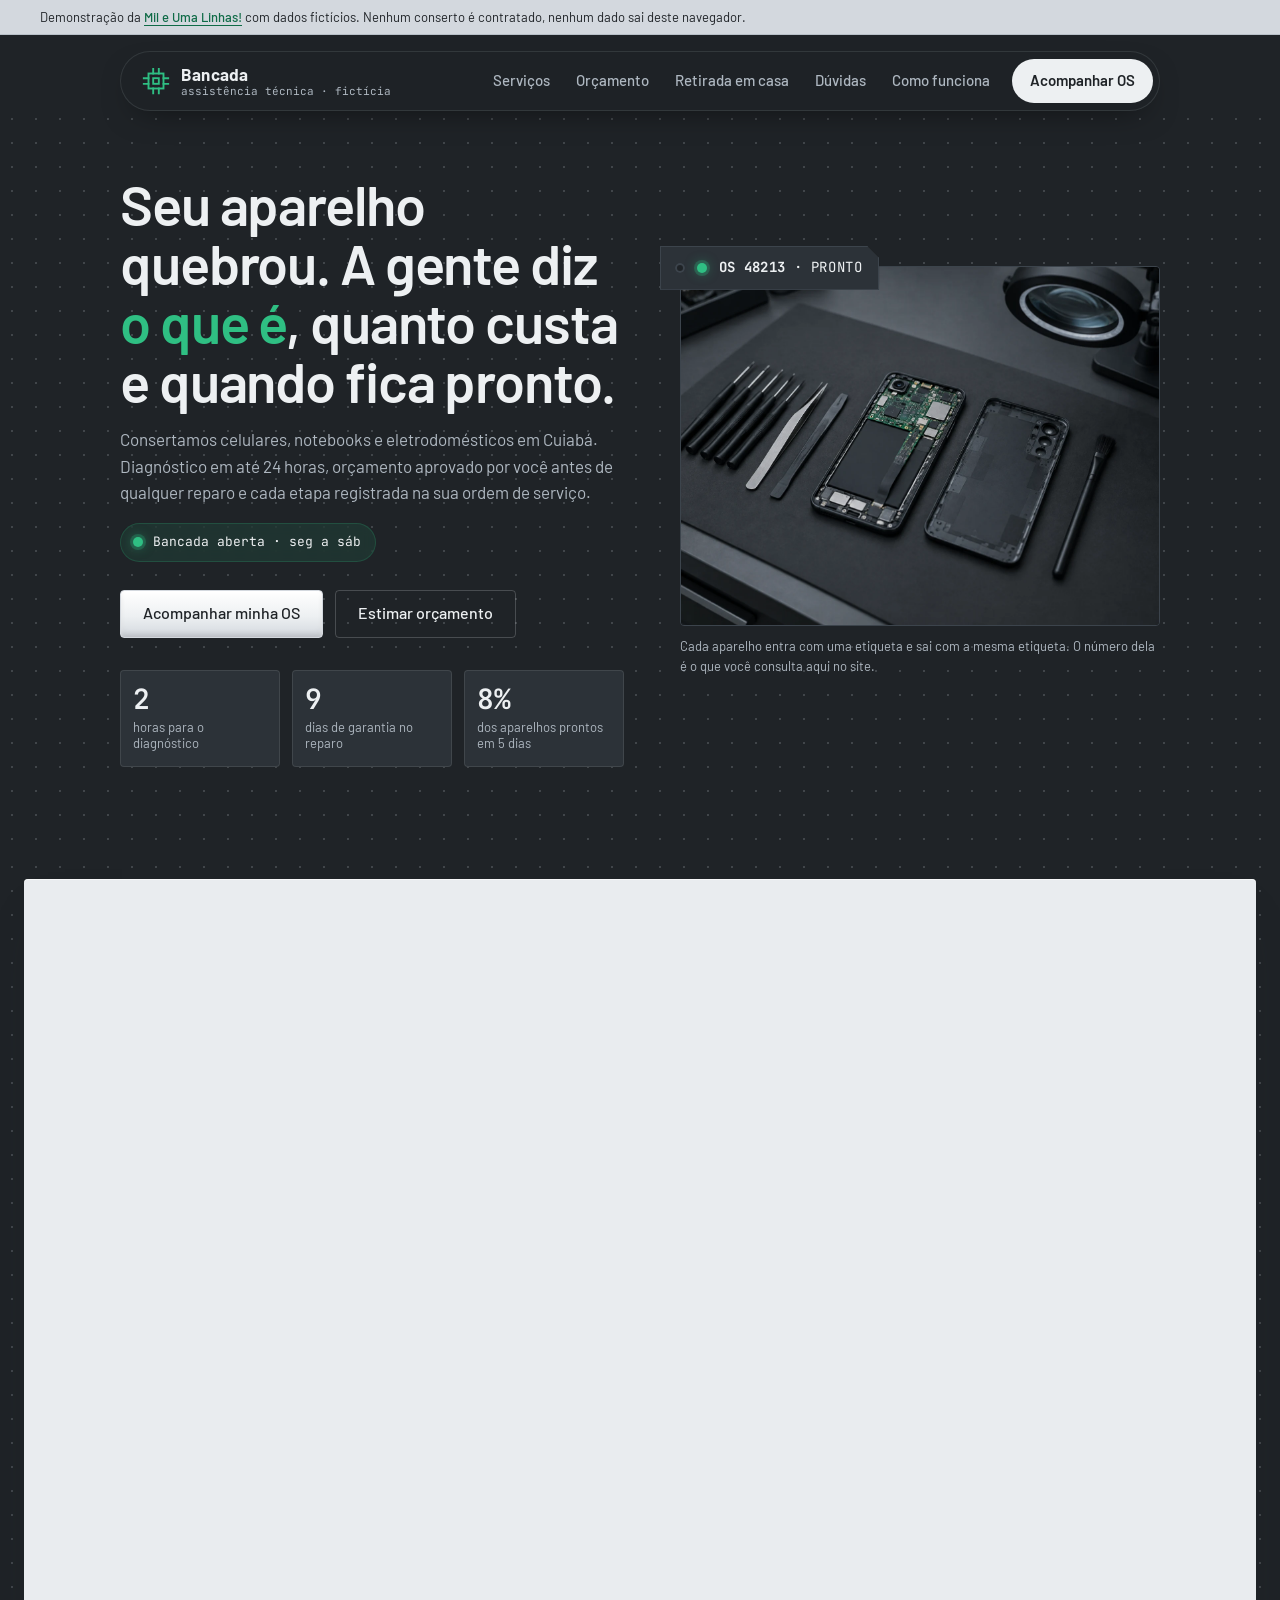
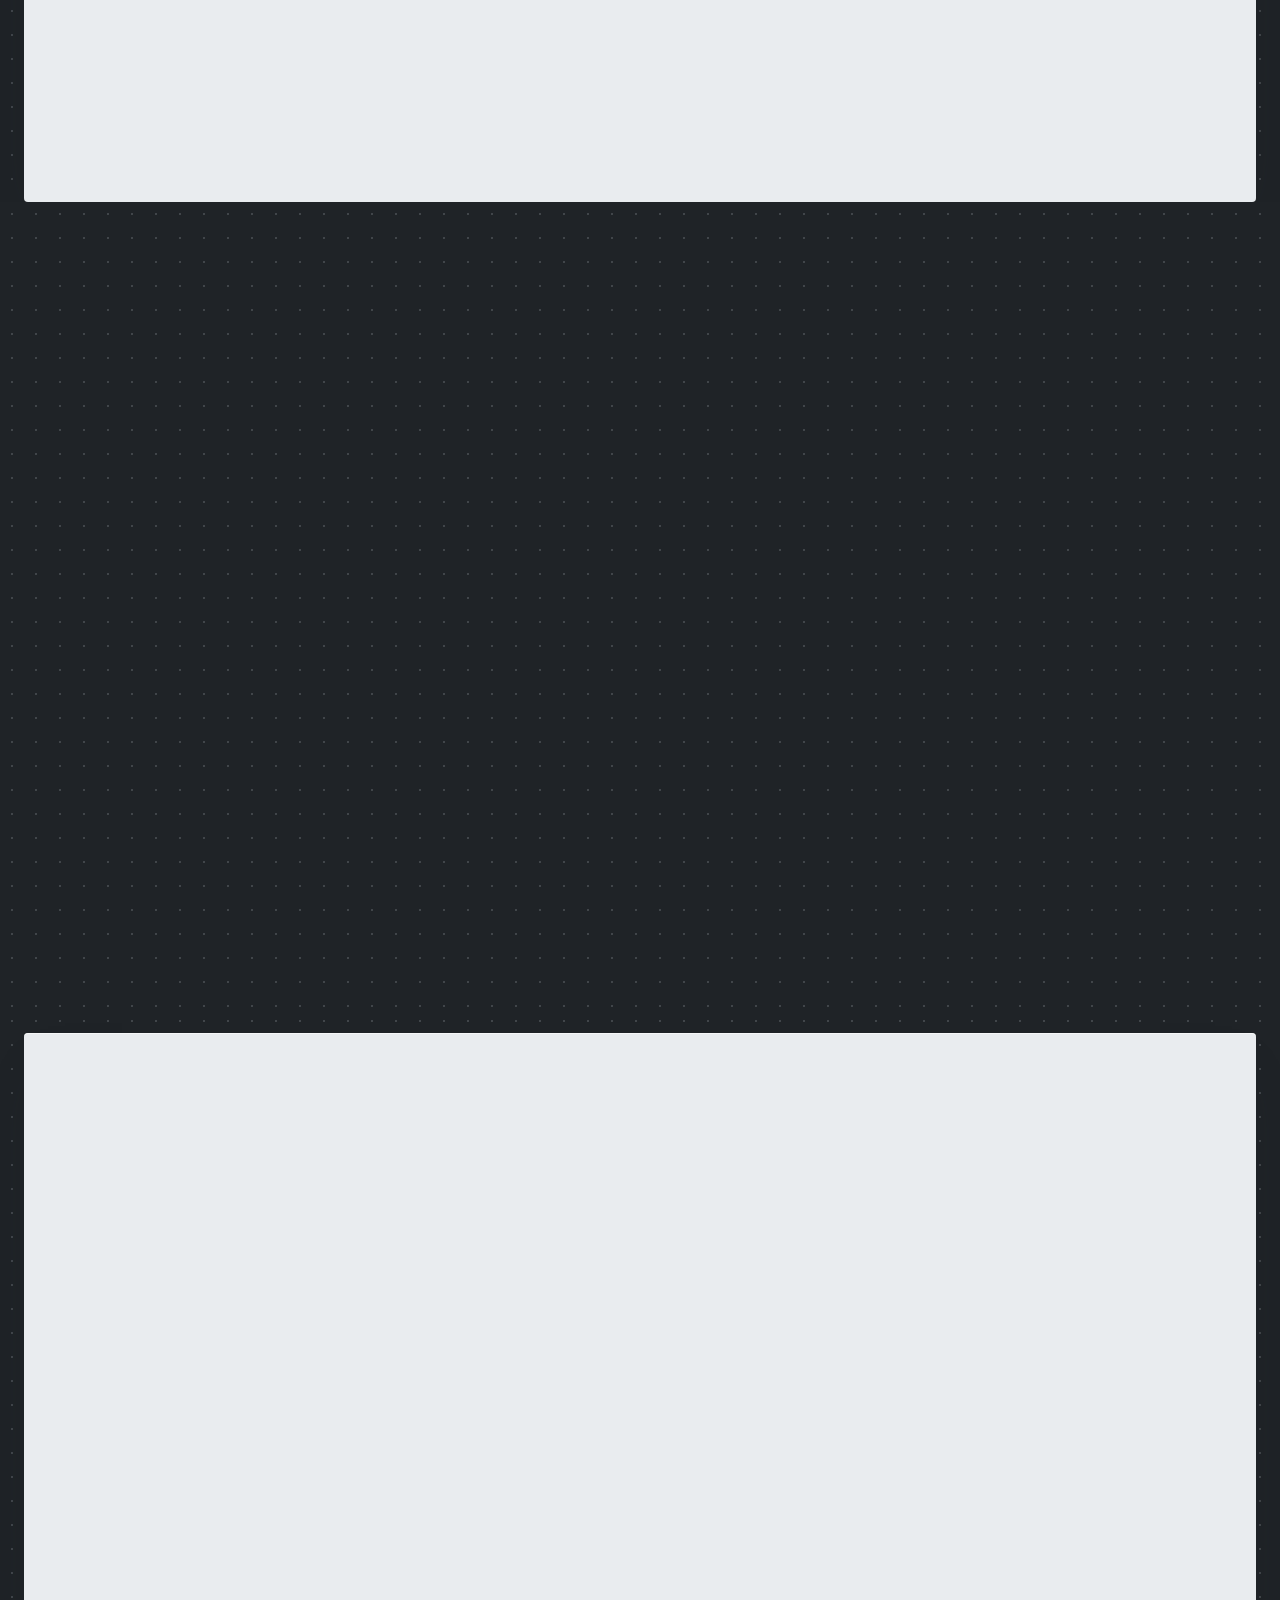
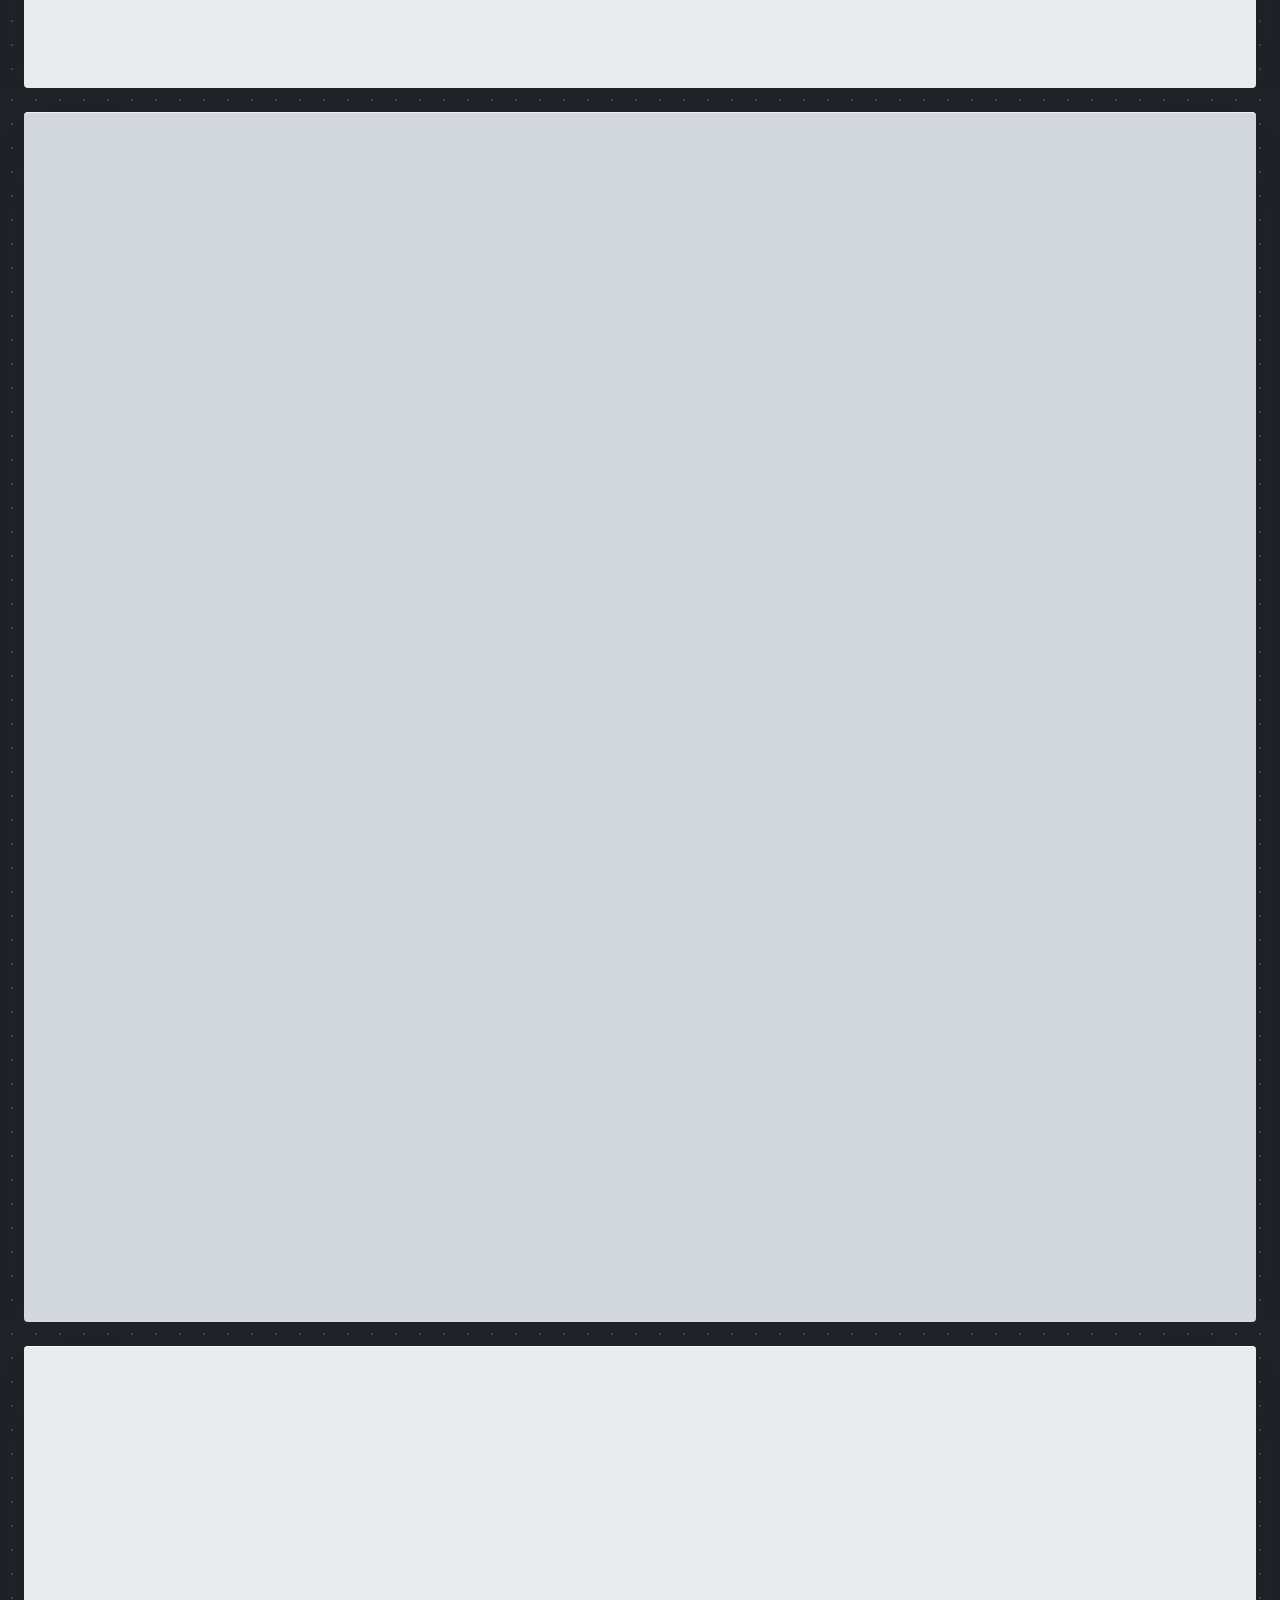
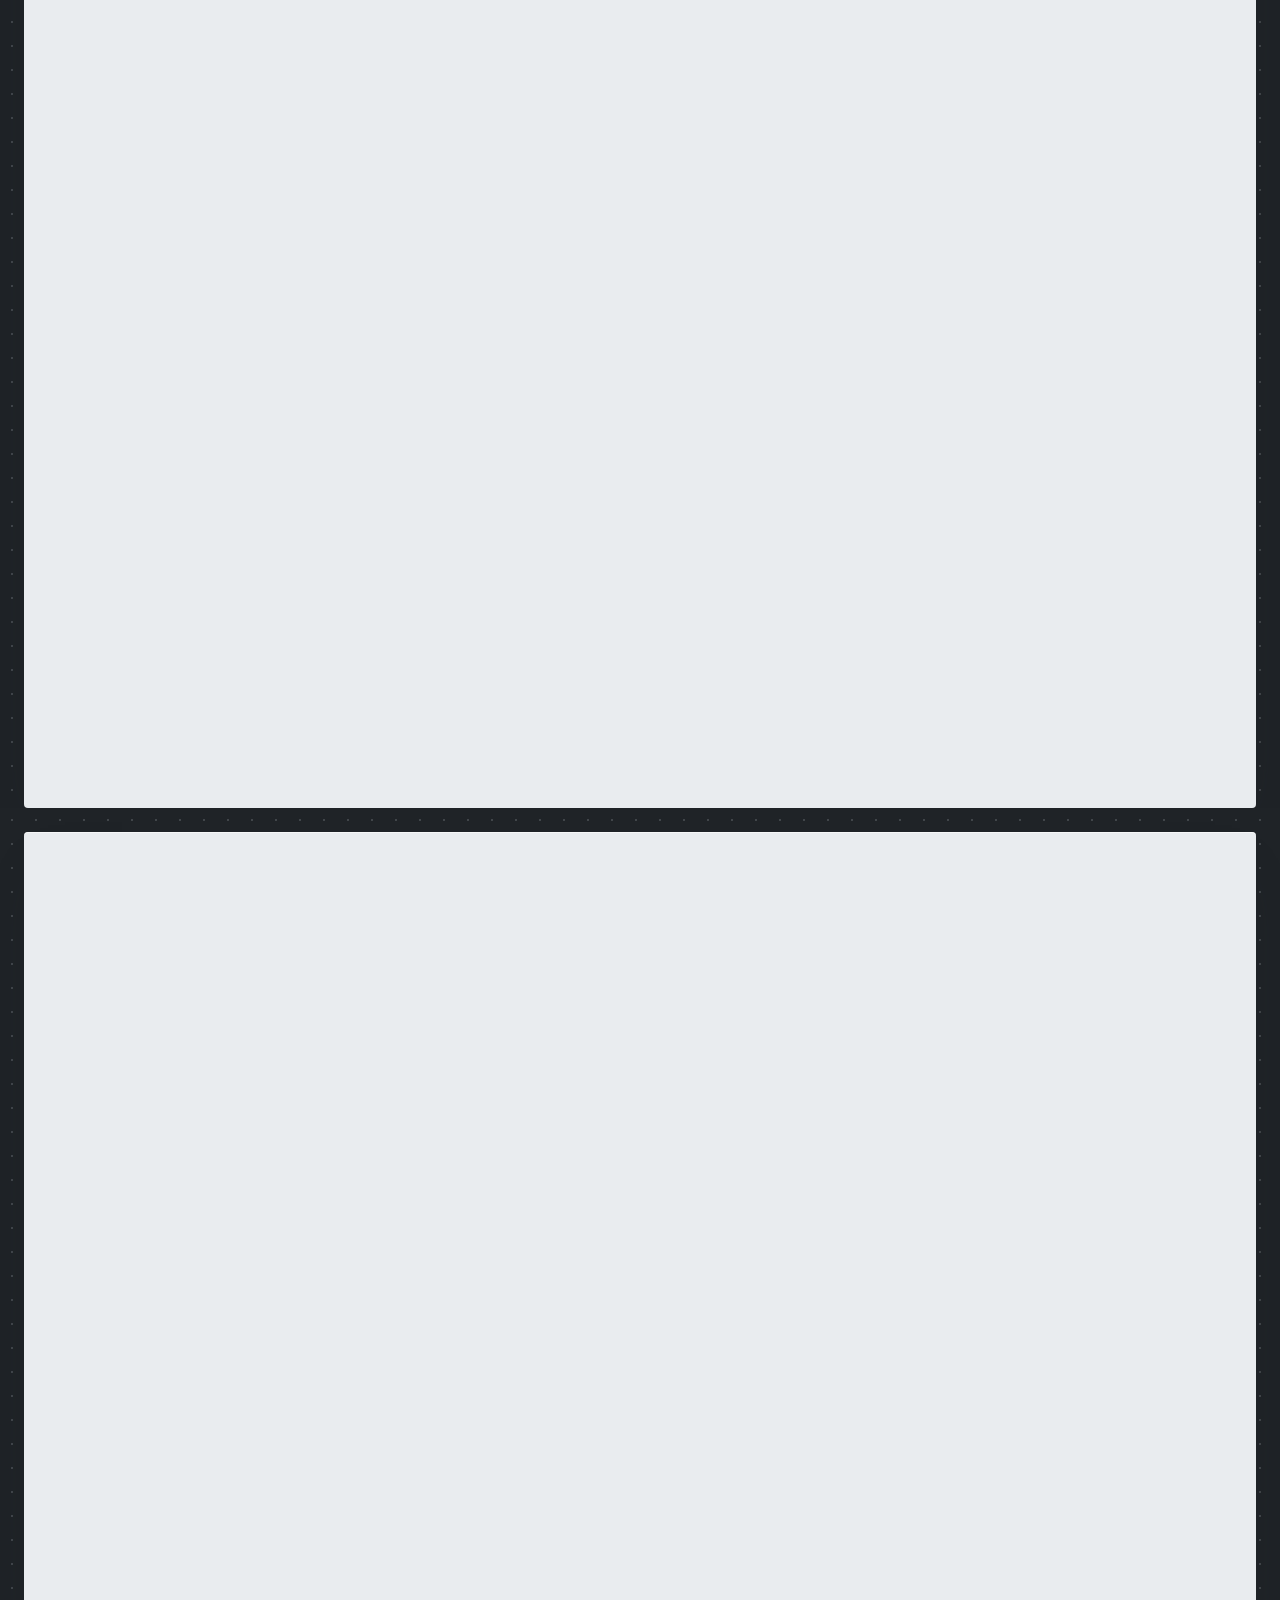
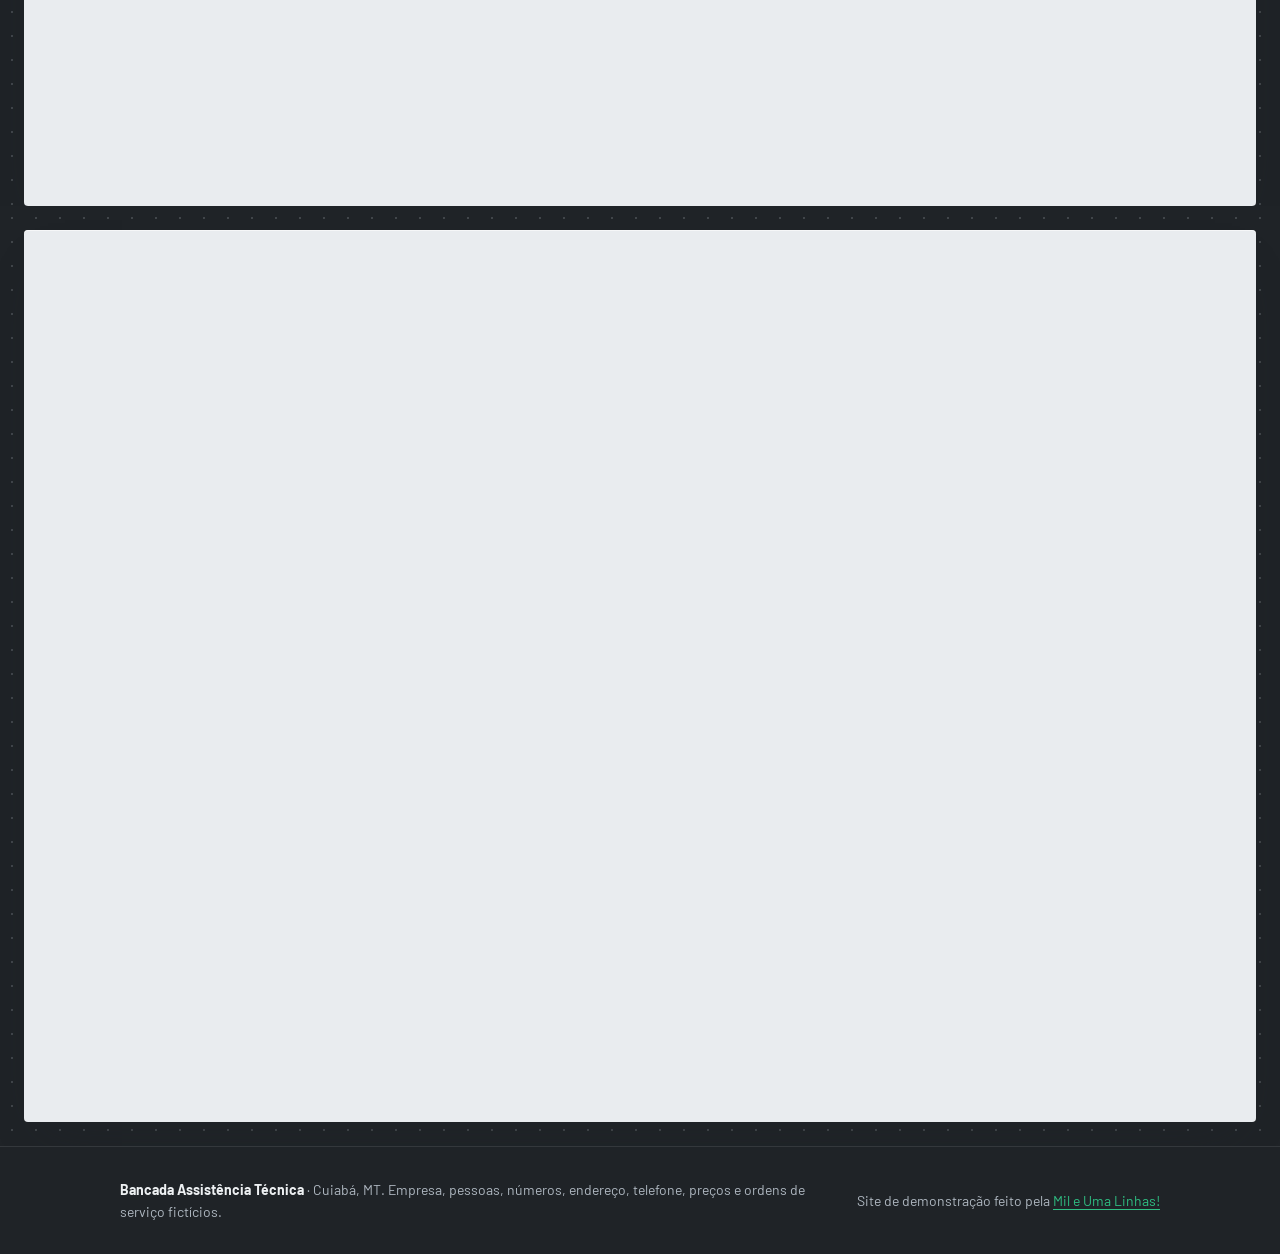
<file: index.html>
<!DOCTYPE html>
<html lang="pt-BR">
<head>
  <meta charset="utf-8">
  <meta name="viewport" content="width=device-width, initial-scale=1">
  <meta http-equiv="Content-Security-Policy" content="default-src 'self'; script-src 'self'; style-src 'self'; img-src 'self' data:; font-src 'self'; connect-src 'none'; object-src 'none'; base-uri 'self'; form-action 'none'">
  <title>Bancada Assistência Técnica | Conserto de celulares, notebooks e eletrodomésticos em Cuiabá (demonstração)</title>
  <meta name="description" content="Site de demonstração de uma assistência técnica fictícia: acompanhe a ordem de serviço pelo número, estime o orçamento por aparelho e defeito, agende retirada em domicílio e tire dúvidas com busca. Feito pela Mil e Uma Linhas!">
  <link rel="icon" href="favicon.svg" type="image/svg+xml">
  <link rel="stylesheet" href="css/estilo.css">
</head>
<body>
  <a class="pular" href="#conteudo">Pular para o conteúdo</a>
  <p class="faixa-demo">
    Demonstração da <a href="https://mileumalinhas.com.br" rel="noopener">Mil e Uma Linhas!</a> com dados fictícios. Nenhum conserto é contratado, nenhum dado sai deste navegador.
  </p>

  <header class="topo escuro">
    <div class="miolo topo-linha">
      <a class="marca" href="#inicio">
        <svg class="marca-icone" viewBox="0 0 32 32" aria-hidden="true" focusable="false"><rect x="8" y="8" width="16" height="16"/><path d="M8 13H3M8 19H3M29 13h-5M29 19h-5M13 8V3M19 8V3M13 29v-5M19 29v-5"/><rect x="13" y="13" width="6" height="6"/></svg>
        <span class="marca-texto">
          <span class="marca-nome">Bancada</span>
          <span class="marca-sub">assistência técnica · fictícia</span>
        </span>
      </a>
      <button class="menu-botao" type="button" aria-expanded="false" aria-controls="menu">
        <svg viewBox="0 0 24 24" aria-hidden="true" focusable="false"><path d="M4 7h16M4 12h16M4 17h16"/></svg>
        Menu
      </button>
      <nav class="menu" id="menu" aria-label="Seções do site">
        <a href="#servicos">Serviços</a>
        <a href="#orcamento">Orçamento</a>
        <a href="#retirada">Retirada em casa</a>
        <a href="#duvidas">Dúvidas</a>
        <a href="#como-funciona">Como funciona</a>
        <a class="menu-acao" href="#acompanhar">Acompanhar OS</a>
      </nav>
    </div>
  </header>

  <main id="conteudo">
    <!-- Hero -->
    <section class="hero escuro furos" id="inicio" aria-labelledby="titulo-hero">
      <div class="miolo hero-grade">
        <div>
          <h1 id="titulo-hero" class="entra">Seu aparelho quebrou. A gente diz <span class="grifo">o que é</span>, quanto custa e quando fica pronto.</h1>
          <p class="hero-apoio entra entra-2">Consertamos celulares, notebooks e eletrodomésticos em Cuiabá. Diagnóstico em até 24 horas, orçamento aprovado por você antes de qualquer reparo e cada etapa registrada na sua ordem de serviço.</p>
          <p class="selo entra entra-2"><span class="led led-aceso" aria-hidden="true"></span>Bancada aberta · seg a sáb</p>
          <div class="hero-acoes entra entra-3">
            <a class="botao" href="#acompanhar">Acompanhar minha OS</a>
            <a class="botao botao-contorno" href="#orcamento">Estimar orçamento</a>
          </div>
          <dl class="hero-numeros entra entra-4">
            <div><dt>horas para o diagnóstico</dt><dd data-alvo="24">24</dd></div>
            <div><dt>dias de garantia no reparo</dt><dd data-alvo="90">90</dd></div>
            <div><dt>dos aparelhos prontos em 5 dias</dt><dd data-alvo="82" data-sufixo="%">82%</dd></div>
          </dl>
        </div>
        <figure class="hero-figura entra entra-5">
          <div class="hero-moldura">
            <img class="hero-foto" src="img/hero.webp" width="1440" height="1080" alt="Celular aberto sobre tapete antiestático, com pinças e chaves de precisão alinhadas ao lado e uma lupa com luz ao fundo." fetchpriority="high">
          </div>
          <p class="etiqueta hero-etiqueta" aria-label="Exemplo de etiqueta de ordem de serviço: OS 48213, pronto"><span class="led led-aceso" aria-hidden="true"></span><span><strong>OS 48213</strong> · pronto</span></p>
          <figcaption class="hero-legenda">Cada aparelho entra com uma etiqueta e sai com a mesma etiqueta. O número dela é o que você consulta aqui no site.</figcaption>
        </figure>
      </div>
    </section>

    <!-- Serviços -->
    <section class="bloco claro" id="servicos" aria-labelledby="titulo-servicos">
      <div class="placa">
      <div class="miolo">
        <div class="cabecalho-bloco">
          <p class="olho"><span class="regua" aria-hidden="true"></span>serviços</p>
          <h2 id="titulo-servicos">O que consertamos</h2>
          <p>Três bancadas, três especialidades. Se o seu aparelho não está na lista, pergunte: boa parte do que chega aqui a gente resolve ou indica quem resolve.</p>
        </div>
        <ul class="servicos-lista">
          <li class="servico">
            <span class="servico-indice" aria-hidden="true">01</span>
            <figure class="servico-foto"><img src="img/servico-celular-placa.webp" width="1024" height="1024" alt="Mãos adultas com luvas pretas segurando uma pinça sobre a placa lógica verde-escura de um celular aberto, em tapete antiestático chumbo." loading="lazy" decoding="async"></figure>
            <div>
              <h3>Celulares e tablets</h3>
              <p>Tela, bateria, conector de carga, câmera, alto-falante, placa com problema de carregamento ou que não liga. Trabalhamos com peças originais ou de primeira linha, e dizemos qual é qual no orçamento.</p>
              <ul class="servico-defeitos" aria-label="Defeitos mais comuns">
                <li>Tela quebrada</li><li>Bateria viciada</li><li>Não carrega</li><li>Não liga</li><li>Molhou</li>
              </ul>
            </div>
            <p class="servico-prazo">Prazo típico <strong>1 a 3 dias</strong><br>Troca de tela no mesmo dia</p>
          </li>
          <li class="servico">
            <span class="servico-indice" aria-hidden="true">02</span>
            <figure class="servico-foto"><img src="img/servico-notebook-aberto.webp" width="1024" height="1024" alt="Notebook aberto de cabeça para baixo com a tampa inferior removida, placa-mãe verde-escura e cooler expostos, chaves de precisão alinhadas ao lado." loading="lazy" decoding="async"></figure>
            <div>
              <h3>Notebooks e computadores</h3>
              <p>Formatação com backup dos seus arquivos, troca de SSD e memória, teclado, tela, dobradiça, limpeza interna com troca de pasta térmica e reparo de placa-mãe em bancada própria.</p>
              <ul class="servico-defeitos" aria-label="Defeitos mais comuns">
                <li>Lento</li><li>Esquenta e desliga</li><li>Tela ou dobradiça</li><li>Não liga</li><li>Teclado</li>
              </ul>
            </div>
            <p class="servico-prazo">Prazo típico <strong>2 a 5 dias</strong><br>Formatação em 24 horas</p>
          </li>
          <li class="servico">
            <span class="servico-indice" aria-hidden="true">03</span>
            <figure class="servico-foto"><img src="img/servico-lavadora-placa.webp" width="1024" height="1024" alt="Painel traseiro de uma máquina de lavar aberto, mostrando a placa eletrônica verde e o chicote de fios, com um multímetro apoiado ao lado." loading="lazy" decoding="async"></figure>
            <div>
              <h3>Eletrodomésticos</h3>
              <p>Máquina de lavar, geladeira, micro-ondas, fogão com acendimento elétrico e TV. Visita técnica em Cuiabá e Várzea Grande ou retirada e entrega do aparelho na sua casa.</p>
              <ul class="servico-defeitos" aria-label="Defeitos mais comuns">
                <li>Não centrifuga</li><li>Não gela</li><li>Não esquenta</li><li>Barulho</li><li>Sem imagem</li>
              </ul>
            </div>
            <p class="servico-prazo">Prazo típico <strong>3 a 7 dias</strong><br>Depende da peça</p>
          </li>
        </ul>
      </div>
      </div>
    </section>

    <!-- Acompanhar OS -->
    <section class="bloco escuro furos" id="acompanhar" aria-labelledby="titulo-os">
      <div class="miolo os-grade">
        <div>
          <div class="cabecalho-bloco">
            <p class="olho"><span class="regua" aria-hidden="true"></span>ordem de serviço</p>
            <h2 id="titulo-os">Acompanhe a sua ordem de serviço</h2>
            <p>Digite o número que está na etiqueta do comprovante. Você vê em que etapa o conserto está, a previsão de entrega e o que o técnico anotou.</p>
          </div>
          <form class="os-form" id="form-os" novalidate>
            <div class="campo">
              <label for="codigo-os">Número da OS</label>
              <div class="busca">
                <svg class="busca-icone" viewBox="0 0 16 16" aria-hidden="true" focusable="false"><circle cx="7" cy="7" r="4.5"/><path d="M10.5 10.5 14 14"/></svg>
                <input id="codigo-os" name="codigo" type="text" inputmode="text" autocomplete="off" autocapitalize="characters" spellcheck="false" placeholder="BK-00000" maxlength="8" aria-describedby="dica-os erro-os">
              </div>
              <span class="dica" id="dica-os">Formato BK- seguido de cinco números.</span>
              <p class="erro-msg" id="erro-os" aria-live="polite"></p>
            </div>
            <div>
              <button class="botao" type="submit">Consultar</button>
            </div>
            <label class="aviso-local">
              <input type="checkbox" id="lembrar-os">
              <span>Lembrar este número neste navegador. Fica só no seu aparelho (localStorage) e some quando você desmarcar.</span>
            </label>
            <div class="os-exemplos">
              <p>É uma demonstração: use um destes códigos de exemplo.</p>
              <ul>
                <li><button class="etiqueta etiqueta-botao" type="button" data-codigo="BK-48213"><span class="led led-aceso" aria-hidden="true"></span><span><strong>BK-48213</strong></span></button></li>
                <li><button class="etiqueta etiqueta-botao" type="button" data-codigo="BK-48210"><span class="led" aria-hidden="true"></span><span><strong>BK-48210</strong></span></button></li>
                <li><button class="etiqueta etiqueta-botao" type="button" data-codigo="BK-48199"><span class="led" aria-hidden="true"></span><span><strong>BK-48199</strong></span></button></li>
                <li><button class="etiqueta etiqueta-botao" type="button" data-codigo="BK-48221"><span class="led" aria-hidden="true"></span><span><strong>BK-48221</strong></span></button></li>
              </ul>
            </div>
          </form>
        </div>
        <div class="os-coluna" id="os-coluna">
          <figure class="os-foto">
            <img src="img/prateleira-aparelhos-etiquetados.webp" width="1456" height="816" alt="Prateleira de aço com celulares e notebooks embalados em saquinhos, cada um com uma etiqueta de papel branca amarrada, sob luz fria de oficina." loading="lazy" decoding="async">
            <figcaption>Cada aparelho fica na prateleira com a sua etiqueta até a retirada.</figcaption>
          </figure>
        <div aria-live="polite">
          <div class="os-resultado" id="os-resultado">
            <div class="os-cabeca">
              <div>
                <h3 id="os-aparelho">Aparelho</h3>
                <p id="os-defeito">Defeito relatado</p>
              </div>
              <p class="etiqueta" id="os-etiqueta"><span class="led" id="os-led" aria-hidden="true"></span><span><strong id="os-numero">BK-00000</strong> · <span id="os-estado">recebido</span></span></p>
            </div>
            <dl class="os-dados">
              <div><dt>Cliente</dt><dd id="os-cliente">A. S.</dd></div>
              <div><dt>Entrada</dt><dd id="os-entrada">00/00</dd></div>
              <div><dt>Previsão</dt><dd id="os-previsao" class="destaque">00/00</dd></div>
              <div><dt>Técnico</dt><dd id="os-tecnico">Nome</dd></div>
            </dl>
            <div class="trilho" aria-hidden="true">
              <div class="trilho-barra" id="os-barra">
                <span class="trilho-col">recebido</span><span class="trilho-col">diagnóstico</span><span class="trilho-col">peça</span><span class="trilho-col">reparo</span><span class="trilho-col">pronto</span>
              </div>
            </div>
            <div class="terminal">
              <p class="terminal-titulo" aria-hidden="true"><span class="terminal-pontos"></span>notas-do-tecnico.log</p>
              <ol class="passos" id="os-passos" aria-label="Linha do tempo da ordem de serviço"></ol>
            </div>
          </div>
          <div class="os-nada" id="os-nada">
            <strong>Não achei essa OS.</strong> Confira o número na etiqueta do comprovante. Nesta demonstração só existem os quatro códigos de exemplo ao lado.
          </div>
        </div>
        </div>
      </div>
    </section>

    <!-- Orçamento -->
    <section class="bloco claro" id="orcamento" aria-labelledby="titulo-orc">
      <div class="placa">
      <div class="miolo orc-grade">
        <div>
          <div class="cabecalho-bloco">
            <p class="olho"><span class="regua" aria-hidden="true"></span>orçamento</p>
            <h2 id="titulo-orc">Estime o orçamento antes de sair de casa</h2>
            <p>Escolha o aparelho e o defeito. Mostramos a faixa de preço que costumamos cobrar e o prazo. O valor fechado sai depois do diagnóstico, e você só paga se aprovar.</p>
          </div>
          <form class="orc-form" id="form-orc" novalidate>
            <div class="campo">
              <label for="orc-aparelho">Aparelho</label>
              <select id="orc-aparelho" name="aparelho" required>
                <option value="">Escolha</option>
              </select>
            </div>
            <div class="campo">
              <label for="orc-defeito">Defeito</label>
              <select id="orc-defeito" name="defeito" required disabled>
                <option value="">Escolha o aparelho primeiro</option>
              </select>
            </div>
            <div class="campo">
              <label for="orc-porte">Porte ou linha</label>
              <select id="orc-porte" name="porte">
                <option value="1">Básico ou de entrada</option>
                <option value="1.35">Intermediário</option>
                <option value="1.9">Topo de linha ou grande porte</option>
              </select>
              <span class="dica">Peças de aparelhos maiores ou de linha premium custam mais.</span>
            </div>
            <div class="campo">
              <span class="rotulo" id="rotulo-urgencia">Prazo</span>
              <div class="segmentos" role="group" aria-labelledby="rotulo-urgencia">
                <button class="segmento" type="button" data-urgencia="normal" aria-pressed="true"><strong>Normal</strong><span>prazo padrão</span></button>
                <button class="segmento" type="button" data-urgencia="rapido" aria-pressed="false"><strong>Prioridade</strong><span>metade do prazo, +25%</span></button>
              </div>
            </div>
          </form>
        </div>
        <aside class="orc-resultado" aria-live="polite" aria-labelledby="orc-titulo-res">
          <h3 id="orc-titulo-res">Estimativa</h3>
          <p class="orc-aparelho" id="orc-resumo">Escolha o aparelho e o defeito para ver a faixa.</p>
          <p class="orc-faixa" id="orc-faixa" hidden></p>
          <dl class="orc-linhas" id="orc-linhas" hidden>
            <div><dt>Diagnóstico</dt><dd id="orc-diag">R$ 0</dd></div>
            <div><dt>Peça (faixa)</dt><dd id="orc-peca"></dd></div>
            <div><dt>Mão de obra</dt><dd id="orc-mao"></dd></div>
            <div><dt>Prazo</dt><dd id="orc-prazo"></dd></div>
            <div><dt>Garantia</dt><dd id="orc-garantia">90 dias</dd></div>
          </dl>
          <p class="orc-nota" id="orc-nota" hidden>Valores fictícios de demonstração. Numa oficina real, a faixa vem da tabela de peças do dia. O diagnóstico é grátis quando você aprova o reparo; se não aprovar, cobramos só a taxa de bancada.</p>
          <div class="orc-acao" id="orc-acao" hidden>
            <a class="botao" href="#retirada">Agendar retirada deste aparelho</a>
          </div>
        </aside>
      </div>
      </div>
    </section>

    <!-- Retirada e entrega -->
    <section class="bloco inox claro" id="retirada" aria-labelledby="titulo-ag">
      <div class="placa">
      <div class="miolo ag-grade">
        <div>
          <div class="cabecalho-bloco">
            <p class="olho"><span class="regua" aria-hidden="true"></span>retirada e entrega</p>
            <h2 id="titulo-ag">Retirada e entrega em casa</h2>
            <p>Buscamos o aparelho na sua casa ou trabalho, em Cuiabá e Várzea Grande, e devolvemos pronto. Escolha o dia e a janela de horário; o resto a gente combina por telefone.</p>
          </div>
          <form class="ag-form" id="form-ag" novalidate>
            <div class="campo">
              <span class="rotulo" id="rotulo-tipo">O que você precisa</span>
              <div class="segmentos" role="group" aria-labelledby="rotulo-tipo">
                <button class="segmento" type="button" data-tipo="retirada" aria-pressed="true"><strong>Retirar em casa</strong><span>buscamos o aparelho</span></button>
                <button class="segmento" type="button" data-tipo="entrega" aria-pressed="false"><strong>Entregar pronto</strong><span>para uma OS existente</span></button>
                <button class="segmento" type="button" data-tipo="visita" aria-pressed="false"><strong>Visita técnica</strong><span>eletrodoméstico grande</span></button>
              </div>
            </div>
            <div class="campo">
              <span class="rotulo" id="rotulo-dia">Dia</span>
              <div class="dias" id="ag-dias" role="group" aria-labelledby="rotulo-dia"></div>
              <p class="dias-legenda"><span><i class="ponto ponto-livre" aria-hidden="true"></i>livre</span><span><i class="ponto ponto-parcial" aria-hidden="true"></i>parte ocupada</span><span><i class="ponto ponto-cheio" aria-hidden="true"></i>dia cheio</span></p>
              <span class="dica">Segunda a sábado. Os sete próximos dias úteis a partir de hoje.</span>
            </div>
            <div class="campo">
              <span class="rotulo" id="rotulo-janela">Janela de horário</span>
              <div class="janelas" id="ag-janelas" role="group" aria-labelledby="rotulo-janela">
                <button class="janela" type="button" data-janela="08:00 às 10:00" aria-pressed="false"><strong>08h às 10h</strong><span>manhã cedo</span></button>
                <button class="janela" type="button" data-janela="10:00 às 12:00" aria-pressed="false"><strong>10h às 12h</strong><span>fim da manhã</span></button>
                <button class="janela" type="button" data-janela="13:30 às 15:30" aria-pressed="false"><strong>13h30 às 15h30</strong><span>início da tarde</span></button>
                <button class="janela" type="button" data-janela="15:30 às 18:00" aria-pressed="false"><strong>15h30 às 18h</strong><span>fim da tarde</span></button>
              </div>
              <p class="erro-msg" id="erro-janela" aria-live="polite"></p>
            </div>
            <div class="ag-duas">
              <div class="campo">
                <label for="ag-nome">Seu nome</label>
                <input id="ag-nome" name="nome" type="text" autocomplete="name" aria-describedby="erro-nome">
                <p class="erro-msg" id="erro-nome" aria-live="polite"></p>
              </div>
              <div class="campo">
                <label for="ag-telefone">Telefone com DDD</label>
                <input id="ag-telefone" name="telefone" type="tel" inputmode="tel" autocomplete="tel" placeholder="(65) 90000-0000" aria-describedby="erro-telefone">
                <p class="erro-msg" id="erro-telefone" aria-live="polite"></p>
              </div>
            </div>
            <div class="ag-endereco" id="ag-endereco">
              <div class="ag-duas">
                <div class="campo">
                  <label for="ag-bairro">Bairro</label>
                  <select id="ag-bairro" name="bairro" aria-describedby="erro-bairro">
                    <option value="">Escolha</option>
                    <optgroup label="Cuiabá">
                      <option>Centro Norte</option><option>Goiabeiras</option><option>Jardim das Américas</option><option>Bosque da Saúde</option><option>CPA I a IV</option><option>Coxipó</option><option>Jardim Itália</option><option>Santa Rosa</option>
                    </optgroup>
                    <optgroup label="Várzea Grande">
                      <option>Centro de Várzea Grande</option><option>Cristo Rei</option><option>Jardim Glória</option><option>Mapim</option>
                    </optgroup>
                  </select>
                  <p class="erro-msg" id="erro-bairro" aria-live="polite"></p>
                </div>
                <div class="campo">
                  <label for="ag-rua">Rua e número</label>
                  <input id="ag-rua" name="rua" type="text" autocomplete="street-address" aria-describedby="erro-rua">
                  <p class="erro-msg" id="erro-rua" aria-live="polite"></p>
                </div>
              </div>
            </div>
            <div class="campo" id="campo-os-ag" hidden>
              <label for="ag-os">Número da OS que vamos entregar</label>
              <input id="ag-os" name="os" type="text" autocapitalize="characters" placeholder="BK-00000" maxlength="8" aria-describedby="erro-os-ag">
              <p class="erro-msg" id="erro-os-ag" aria-live="polite"></p>
            </div>
            <div class="campo">
              <label for="ag-aparelho">Aparelho e o que aconteceu</label>
              <textarea id="ag-aparelho" name="aparelho" rows="3" placeholder="Ex.: notebook que esquenta e desliga sozinho"></textarea>
            </div>
            <div>
              <button class="botao" type="submit">Confirmar agendamento</button>
            </div>
          </form>
        </div>
        <div class="ag-lado" id="ag-lado">
        <figure class="ag-foto">
          <img src="img/caixa-transporte-retirada.webp" width="1456" height="1088" alt="Caixa de transporte acolchoada aberta com um notebook embalado e uma etiqueta de papel em branco, ao lado da porta aberta de um veículo cinza sem marca." loading="lazy" decoding="async">
          <figcaption>O aparelho viaja em caixa acolchoada, embalado e etiquetado, da sua casa até a bancada.</figcaption>
        </figure>
        <aside class="ag-resumo" id="ag-resumo" aria-live="polite">
          <h3><span class="led led-aceso" aria-hidden="true"></span>Agendamento registrado</h3>
          <p id="ag-resumo-frase">Nesta demonstração, nada foi enviado. Numa oficina real, este resumo chegaria por WhatsApp e o técnico confirmaria.</p>
          <dl id="ag-resumo-lista"></dl>
          <p class="ag-aviso">Chegando, o técnico confere o aparelho com você, cola a etiqueta de OS e entrega o comprovante com o número para acompanhar aqui no site.</p>
          <button class="botao" type="button" id="ag-novo">Fazer outro agendamento</button>
        </aside>
        </div>
      </div>
      </div>
    </section>

    <!-- Dúvidas -->
    <section class="bloco claro" id="duvidas" aria-labelledby="titulo-faq">
      <div class="placa">
      <div class="miolo">
        <div class="cabecalho-bloco">
          <p class="olho"><span class="regua" aria-hidden="true"></span>dúvidas</p>
          <h2 id="titulo-faq">Dúvidas frequentes</h2>
          <p>Digite uma palavra, como "garantia", "backup" ou "molhou", e a lista filtra na hora.</p>
        </div>
        <div class="faq-busca">
          <div class="campo">
            <label for="faq-campo">Procurar nas dúvidas</label>
            <div class="busca">
              <svg class="busca-icone" viewBox="0 0 16 16" aria-hidden="true" focusable="false"><circle cx="7" cy="7" r="4.5"/><path d="M10.5 10.5 14 14"/></svg>
              <input id="faq-campo" type="search" autocomplete="off" placeholder="Ex.: garantia">
            </div>
          </div>
          <p class="faq-contagem" id="faq-contagem" aria-live="polite"></p>
        </div>
        <div class="faq-lista" id="faq-lista">
          <details>
            <summary>Quanto custa o diagnóstico?</summary>
            <p>Se você aprovar o conserto, nada: o diagnóstico está incluído. Se não aprovar, cobramos a taxa de bancada, que é R$ 40 para celulares e notebooks e R$ 80 para eletrodomésticos com visita. O valor aparece no comprovante antes de você deixar o aparelho.</p>
          </details>
          <details>
            <summary>Qual é a garantia do reparo?</summary>
            <p>90 dias para peça e mão de obra, contados da data da retirada. A garantia cobre o defeito consertado. Não cobre queda, líquido ou abertura por terceiros depois da entrega. O número da OS é o seu comprovante de garantia.</p>
          </details>
          <details>
            <summary>Vocês fazem backup antes de formatar?</summary>
            <p>Sim, sempre que o disco permitir leitura. Copiamos documentos, fotos, área de trabalho e downloads para um disco da oficina, formatamos e devolvemos tudo no lugar. Se o disco estiver com defeito físico, avisamos antes e você decide se tentamos recuperação.</p>
          </details>
          <details>
            <summary>Meu celular molhou. O que faço agora?</summary>
            <p>Desligue e não tente carregar. Não coloque no arroz, isso não ajuda e pode entrar poeira. Traga o quanto antes: quanto menos tempo a placa fica úmida, maior a chance. Fazemos limpeza da placa em banho ultrassônico e só depois dizemos o que precisa trocar.</p>
          </details>
          <details>
            <summary>A peça é original?</summary>
            <p>No orçamento aparecem as opções: original, quando existe no mercado, ou de primeira linha, com a diferença de preço e a diferença prática explicada. Você escolhe. Em bateria e tela isso muda bastante a conta; em conector e alto-falante quase nada.</p>
          </details>
          <details>
            <summary>Quanto tempo demora?</summary>
            <p>Troca de tela ou bateria de celular costuma ficar pronta no mesmo dia. Formatação com backup, 24 horas. Reparo de placa, 3 a 5 dias. Eletrodoméstico que depende de peça, 3 a 7 dias. A previsão exata fica na sua OS e muda se a peça atrasar; nesse caso a etapa "aguardando peça" aparece com a nova data.</p>
          </details>
          <details>
            <summary>Vocês buscam e entregam em casa?</summary>
            <p>Sim, em Cuiabá e Várzea Grande, de segunda a sábado. A retirada custa R$ 25 e a entrega mais R$ 25; em reparo acima de R$ 400 as duas são gratuitas. Para eletrodoméstico grande, a visita técnica vai até você.</p>
          </details>
          <details>
            <summary>Como acompanho o conserto?</summary>
            <p>Pelo número da OS, aqui na seção "Acompanhe a sua ordem de serviço". A cada etapa o técnico registra uma nota curta. Você também recebe mensagem quando o orçamento fica pronto e quando o aparelho está liberado.</p>
          </details>
          <details>
            <summary>E se o conserto não compensar?</summary>
            <p>A gente fala. Se o reparo passar de 60% do valor de um aparelho equivalente novo, o técnico escreve isso no diagnóstico e você decide. Não insistimos em consertar o que não vale a pena.</p>
          </details>
          <details>
            <summary>Formas de pagamento</summary>
            <p>Pix, dinheiro, débito e crédito em até 3 vezes sem juros acima de R$ 300. O pagamento é na retirada, depois de você testar o aparelho na bancada com o técnico.</p>
          </details>
        </div>
        <p class="faq-nada" id="faq-nada">Nenhuma dúvida com essa palavra. Tente outra, como "prazo" ou "pagamento", ou pergunte ao agendar a retirada.</p>
      </div>
      </div>
    </section>

    <!-- Oficina -->
    <section class="bloco claro" id="oficina" aria-labelledby="titulo-oficina">
      <div class="placa">
      <div class="miolo oficina-grade">
        <div>
          <div class="cabecalho-bloco">
            <p class="olho"><span class="regua" aria-hidden="true"></span>oficina</p>
            <h2 id="titulo-oficina">A oficina</h2>
            <p>Três técnicos, uma bancada para cada especialidade, estoque das peças mais trocadas e um sistema de OS que o cliente consulta. É isso. Sem balcão de vendas, sem acessório pendurado.</p>
          </div>
          <figure class="oficina-foto">
            <img src="img/oficina-bancadas.webp" width="1456" height="970" alt="Oficina de assistência técnica com três bancadas em linha, tapetes antiestáticos chumbo, lupas com anel de luz e parede de chapa perfurada com ferramentas." loading="lazy" decoding="async">
          </figure>
          <dl class="oficina-numeros">
            <div><dt>anos de bancada</dt><dd>11</dd></div>
            <div><dt>ordens de serviço por mês</dt><dd>340</dd></div>
            <div><dt>voltam na garantia</dt><dd>2,1%</dd><dd class="kpi-chip">menos de 3%</dd></div>
            <div><dt>técnicos certificados</dt><dd>3</dd></div>
          </dl>
        </div>
        <div class="oficina-lado">
        <figure class="responsavel-foto">
          <img src="img/tecnico-lupa.webp" width="1088" height="1456" alt="Técnico adulto visto de costas e de perfil, inclinado sobre uma lupa de bancada acesa, com o rosto fora de foco e uma placa de circuito verde sob a luz." loading="lazy" decoding="async">
        </figure>
        <dl class="oficina-dados">
          <div><dt>Endereço (fictício)</dt><dd>Rua das Bancadas, 1024, sala 3 · Jardim das Américas · Cuiabá, MT</dd></div>
          <div><dt>Horário</dt><dd><span class="mono">seg a sex 08:00 às 18:00</span> · <span class="mono">sáb 08:00 às 12:00</span></dd></div>
          <div><dt>Telefone e WhatsApp (fictícios)</dt><dd><span class="mono">(65) 90000-0000</span></dd></div>
          <div><dt>Responsável técnico</dt><dd>Marcos Tavares, técnico em eletrônica (nome fictício)</dd></div>
        </dl>
        </div>
      </div>
      </div>
    </section>

    <!-- Como isto funciona -->
    <section class="bloco claro" id="como-funciona" aria-labelledby="titulo-como">
      <div class="placa">
      <div class="miolo">
        <div class="cabecalho-bloco">
          <p class="olho"><span class="regua" aria-hidden="true"></span>como funciona</p>
          <h2 id="titulo-como">Como este site funciona</h2>
          <p>Esta página é uma demonstração da Mil e Uma Linhas! para mostrar a uma assistência técnica o que um site dela pode fazer. Tudo aqui é inventado, inclusive a oficina.</p>
        </div>
        <div class="como-grade">
          <div class="como-item">
            <h3>Para quem só quer usar</h3>
            <p>Você digita o número da OS e vê o andamento do conserto. Escolhe aparelho e defeito e vê quanto deve custar. Marca dia e hora para a retirada em casa. Procura uma dúvida e ela aparece. Nada é enviado a lugar nenhum: é tudo exemplo.</p>
          </div>
          <div class="como-item">
            <h3>Como funciona por dentro</h3>
            <p>O site é uma página só, que o seu navegador baixa inteira. As quatro ordens de serviço de exemplo, a tabela de preços e as dúvidas estão escritas dentro do próprio site. Quando você consulta ou calcula, é o navegador que faz a conta, na hora, sem falar com nenhum servidor.</p>
            <ul>
              <li>A consulta de OS procura o código numa lista fixa de exemplos.</li>
              <li>O orçamento multiplica uma faixa base pelo porte do aparelho e pela urgência.</li>
              <li>O agendamento monta um resumo na tela e para por aí.</li>
              <li>Só o "lembrar número da OS", se você marcar, grava algo no seu navegador.</li>
            </ul>
          </div>
          <div class="como-item">
            <h3>Numa oficina de verdade</h3>
            <p>A consulta de OS puxaria do sistema interno da oficina, o orçamento usaria a tabela de peças atualizada e o agendamento avisaria o técnico por WhatsApp ou e-mail. O desenho da página fica igual; muda só de onde vêm os dados.</p>
          </div>
        </div>
        <details class="tecnico">
          <summary>Detalhes técnicos</summary>
          <div class="tecnico-corpo">
            <p>HTML, CSS e JavaScript puros, sem framework, sem CDN e sem analytics. Um arquivo <code>css/estilo.css</code> e um <code>js/site.js</code>, carregados pelo próprio domínio.</p>
            <p><code>Content-Security-Policy</code> por meta: <code>default-src 'self'; script-src 'self'; style-src 'self'; img-src 'self' data:; connect-src 'none'; form-action 'none'</code>. Nenhum script inline, nenhum estilo inline, nenhum <code>fetch</code>. Os formulários têm <code>novalidate</code> e <code>preventDefault</code>; não existe <code>action</code>.</p>
            <p>Fontes locais em <code>fonts/</code> (Barlow e JetBrains Mono, licença SIL OFL 1.1, subconjunto latino em woff2). As fotos em <code>img/</code> são webp locais gerados por IA no Canva, ilustrativos.</p>
            <p>Os dados de exemplo (OS, tabela de preços, janelas indisponíveis) são constantes em <code>js/site.js</code>. O estado da interface é guardado em atributos <code>aria-pressed</code>, <code>hidden</code> e classes; a barra de progresso da OS usa classes <code>p1</code> a <code>p5</code> para não precisar de estilo inline.</p>
            <p>Único uso de <code>localStorage</code>: a chave <code>bancada-os</code>, com o último código consultado, só quando a caixa "lembrar" está marcada. Desmarcar apaga a chave. O acesso fica em <code>try/catch</code> para navegadores que bloqueiam armazenamento.</p>
            <p>Acessibilidade: <code>lang="pt-BR"</code>, link para pular ao conteúdo, foco visível, botões de verdade para dias e janelas (com <code>aria-pressed</code>), regiões <code>aria-live</code> para os resultados, contraste AA em todos os pares de cor e <code>prefers-reduced-motion</code> respeitado.</p>
            <p>Testes: <code>tests/site.cjs</code> com Playwright em 1280x900, iPhone 13 e 320px, verificando console limpo, ausência de rolagem horizontal, textos não cortados e cada função de ponta a ponta.</p>
          </div>
        </details>
      </div>
      </div>
    </section>
  </main>

  <footer class="rodape escuro">
    <div class="miolo rodape-linha">
      <p><strong>Bancada Assistência Técnica</strong> · Cuiabá, MT. Empresa, pessoas, números, endereço, telefone, preços e ordens de serviço fictícios.</p>
      <p>Site de demonstração feito pela <a href="https://mileumalinhas.com.br" rel="noopener">Mil e Uma Linhas!</a></p>
    </div>
  </footer>

  <script src="js/site.js" defer></script>
</body>
</html>
</file>
<file: css/estilo.css>
/* Bancada Assistência Técnica: folha única. Cores e tipografia em docs/identidade.md. */

@font-face {
  font-family: "Barlow";
  font-style: normal;
  font-weight: 400;
  font-display: swap;
  src: url("../fonts/barlow-latin-400-normal.woff2") format("woff2");
}
@font-face {
  font-family: "Barlow";
  font-style: normal;
  font-weight: 500;
  font-display: swap;
  src: url("../fonts/barlow-latin-500-normal.woff2") format("woff2");
}
@font-face {
  font-family: "Barlow";
  font-style: normal;
  font-weight: 600;
  font-display: swap;
  src: url("../fonts/barlow-latin-600-normal.woff2") format("woff2");
}
@font-face {
  font-family: "Barlow";
  font-style: normal;
  font-weight: 700;
  font-display: swap;
  src: url("../fonts/barlow-latin-700-normal.woff2") format("woff2");
}
@font-face {
  font-family: "JetBrains Mono";
  font-style: normal;
  font-weight: 100 800;
  font-display: swap;
  src: url("../fonts/jetbrains-mono-latin-wght-normal.woff2") format("woff2");
}

:root {
  --chumbo: #1f2327;
  --chumbo-claro: #2c3238;
  --chumbo-borda: #3c444c;
  --bancada: #e9ecef;
  --inox: #d3d8de;
  --papel: #edf0f2;
  --grafite: #4f5a66;
  --grafite-claro: #aeb7c0;
  --linha: #b8c0c8;
  --verde: #2fbf83;
  --verde-placa: #0f6b47;
  --erro: #b3261e;
  --erro-claro: #f28b82;

  --texto: var(--chumbo);
  --fonte: "Barlow", "Segoe UI", Roboto, Arial, sans-serif;
  --mono: "JetBrains Mono", "SFMono-Regular", Consolas, "Liberation Mono", monospace;

  --largura: 1120px;
  --margem: 20px;
  --raio: 4px;
  --dur: 150ms;
  --faixa: 12px;            /* faixa Chumbo em volta das placas claras */
  --topo-altura: 60px;      /* altura da pílula de navegação */
  --topo-folga: 16px;       /* distância da pílula ao topo da tela */
  --papel-5: rgba(237, 240, 242, 0.05);
  --papel-10: rgba(237, 240, 242, 0.1);
  --papel-20: rgba(237, 240, 242, 0.2);
  --verde-10: rgba(47, 191, 131, 0.1);
  --verde-20: rgba(47, 191, 131, 0.2);
  --verde-30: rgba(47, 191, 131, 0.3);
  --verde-40: rgba(47, 191, 131, 0.4);
  --inox-50: rgba(211, 216, 222, 0.5);
}

*,
*::before,
*::after { box-sizing: border-box; }

html { scroll-behavior: smooth; -webkit-text-size-adjust: 100%; }

body {
  margin: 0;
  font-family: var(--fonte);
  font-size: 1rem;
  line-height: 1.55;
  color: var(--texto);
  background: var(--bancada);
  overflow-x: hidden;
}

h1, h2, h3, h4, p, ul, ol, dl, figure { margin: 0; }
ul, ol { padding: 0; list-style: none; }
img, svg { display: block; max-width: 100%; }
.os-foto img, .ag-foto img, .oficina-foto img, .responsavel-foto img { height: auto; }
[hidden] { display: none !important; }
button, input, select, textarea { font: inherit; color: inherit; }
a { color: var(--verde-placa); text-decoration-thickness: 1px; text-underline-offset: 3px; }
.escuro a { color: var(--verde); }
.escuro a.marca, .escuro .menu a { color: var(--papel); }

:focus-visible {
  outline: 3px solid var(--verde);
  outline-offset: 2px;
}
.escuro :focus-visible { outline-color: var(--verde); }
:not(.escuro) :focus-visible,
.claro :focus-visible { outline-color: var(--verde-placa); }

.pular {
  position: absolute;
  left: 8px;
  top: -60px;
  z-index: 100;
  padding: 8px 12px;
  background: var(--chumbo);
  color: var(--papel);
  border-radius: var(--raio);
}
.pular:focus { top: 8px; }

.visualmente-oculto {
  position: absolute !important;
  width: 1px;
  height: 1px;
  margin: -1px;
  padding: 0;
  overflow: hidden;
  clip: rect(0 0 0 0);
  white-space: nowrap;
  border: 0;
}

.miolo {
  width: 100%;
  max-width: var(--largura);
  margin: 0 auto;
  padding-left: var(--margem);
  padding-right: var(--margem);
}

.mono { font-family: var(--mono); font-variant-numeric: tabular-nums; }

/* Faixa de demonstração */
.faixa-demo {
  margin: 0;
  padding: 8px var(--margem);
  background: var(--inox);
  color: var(--chumbo);
  font-size: 0.8125rem;
  line-height: 1.4;
  text-align: left;
  border-bottom: 1px solid var(--linha);
}
.faixa-demo a { color: var(--verde-placa); font-weight: 500; }

/* Cabeçalho: pílula flutuante sticky com blur (developer-monetizati) */
.topo {
  position: sticky;
  top: var(--topo-folga);
  z-index: 50;
  padding: var(--topo-folga) var(--margem) 0;
  margin-bottom: calc(-1 * (var(--topo-altura) + var(--topo-folga)));
  background: transparent;
  color: var(--papel);
  pointer-events: none;
}
.topo-linha {
  position: relative;
  display: flex;
  align-items: center;
  justify-content: space-between;
  gap: 16px;
  min-height: var(--topo-altura);
  padding: 6px 6px 6px 16px;
  background: rgba(31, 35, 39, 0.9);
  border: 1px solid var(--papel-10);
  border-radius: 999px;
  -webkit-backdrop-filter: blur(12px);
  backdrop-filter: blur(12px);
  box-shadow: 0 12px 32px -16px rgba(0, 0, 0, 0.6);
  pointer-events: auto;
}
.marca, .escuro a.marca {
  display: inline-flex;
  align-items: center;
  gap: 10px;
  color: var(--papel);
  text-decoration: none;
}
.marca-icone {
  width: 30px;
  height: 30px;
  fill: none;
  stroke: var(--verde);
  stroke-width: 2;
  stroke-linecap: square;
}
.marca-texto { display: flex; flex-direction: column; line-height: 1.1; }
.marca-nome { font-weight: 700; font-size: 1.0625rem; letter-spacing: 0.01em; }
.marca-sub { display: none; font-family: var(--mono); font-size: 0.6875rem; color: var(--grafite-claro); margin-top: 2px; white-space: nowrap; }

.menu-botao {
  display: inline-flex;
  align-items: center;
  gap: 8px;
  min-height: 44px;
  padding: 8px 14px;
  background: var(--papel-5);
  border: 1px solid var(--papel-10);
  border-radius: 999px;
  color: var(--papel);
  cursor: pointer;
  transition: background 300ms cubic-bezier(0.4, 0, 0.2, 1);
}
.menu-botao:hover { background: var(--papel-10); }
.menu-botao svg { width: 18px; height: 18px; stroke: currentColor; fill: none; stroke-width: 2; }
.menu {
  display: none;
  align-items: center;
  gap: 2px;
}
.menu a, .escuro .menu a {
  display: block;
  min-height: 44px;
  padding: 10px 12px;
  color: var(--grafite-claro);
  text-decoration: none;
  font-weight: 500;
  font-size: 0.9375rem;
  border-radius: 999px;
  transition: color 300ms cubic-bezier(0.4, 0, 0.2, 1), background 300ms cubic-bezier(0.4, 0, 0.2, 1);
}
.menu a:hover, .escuro .menu a:hover { color: var(--papel); background: var(--papel-5); }
.menu a.atual, .escuro .menu a.atual { color: var(--verde); }
.menu a.menu-acao, .escuro .menu a.menu-acao {
  margin-left: 8px;
  padding: 10px 18px;
  background: var(--papel);
  color: var(--chumbo);
  font-weight: 600;
}
.menu a.menu-acao:hover, .escuro .menu a.menu-acao:hover { background: var(--inox); color: var(--chumbo); }
.menu-aberto .menu {
  display: flex;
  flex-direction: column;
  align-items: stretch;
  position: absolute;
  left: 0;
  right: 0;
  top: calc(100% + 8px);
  padding: 8px;
  background: var(--chumbo);
  border: 1px solid var(--papel-10);
  border-radius: 20px;
  -webkit-backdrop-filter: blur(12px);
  backdrop-filter: blur(12px);
  box-shadow: 0 24px 48px -16px rgba(0, 0, 0, 0.6);
}
.menu-aberto .menu a { border-radius: 14px; }
.menu-aberto .menu a.menu-acao { margin: 8px 0 0; text-align: center; }

/* Blocos */
.bloco { padding: 64px 0; }
.escuro { background: var(--chumbo); color: var(--papel); }
.escuro.furos {
  background-color: var(--chumbo);
  background-image: radial-gradient(circle, rgba(184, 192, 200, 0.22) 1px, transparent 1.2px);
  background-size: 24px 24px;
}

/* Card canvas (futureui): a placa clara encaixada numa faixa Chumbo */
.bloco.claro {
  padding: var(--faixa) var(--faixa) 0;
  background-color: var(--chumbo);
  background-image: radial-gradient(circle, rgba(184, 192, 200, 0.22) 1px, transparent 1.2px);
  background-size: 24px 24px;
}
main > .bloco.claro:last-child { padding-bottom: var(--faixa); }
.placa {
  padding: 56px 0;
  background: var(--bancada);
  border-radius: var(--raio);
  box-shadow: 0 24px 48px -24px rgba(31, 35, 39, 0.35), inset 0 1px 0 rgba(255, 255, 255, 0.6);
}
.inox .placa { background: var(--inox); }

.cabecalho-bloco { max-width: 680px; margin-bottom: 32px; }
.cabecalho-bloco h2 {
  font-size: 1.75rem;
  line-height: 1.15;
  font-weight: 600;
  letter-spacing: -0.01em;
}
.cabecalho-bloco p { margin-top: 12px; color: var(--grafite); font-size: 1.0625rem; }
.escuro .cabecalho-bloco p { color: var(--grafite-claro); }

/* Eyebrow pair com régua (futureui) */
.olho, .cabecalho-bloco p.olho {
  display: flex;
  align-items: center;
  gap: 10px;
  margin: 0 0 14px;
  font-family: var(--mono);
  font-size: 0.75rem;
  letter-spacing: 0.04em;
  color: var(--grafite);
}
.escuro .olho, .escuro .cabecalho-bloco p.olho { color: var(--grafite-claro); }
.regua { display: inline-block; width: 16px; height: 1px; background: var(--grafite); }
.escuro .regua { background: var(--grafite-claro); }

/* Botões (futureui): degradê vertical, sombras internas e véu que sobe */
.botao, a.botao {
  position: relative;
  isolation: isolate;
  overflow: hidden;
  display: inline-flex;
  align-items: center;
  justify-content: center;
  gap: 8px;
  min-height: 48px;
  padding: 10px 22px;
  background: linear-gradient(180deg, #ffffff 0%, var(--papel) 55%, var(--inox) 100%);
  color: var(--chumbo);
  border: 1px solid var(--inox);
  border-radius: var(--raio);
  box-shadow: inset 0 4px 6px -2px rgba(255, 255, 255, 0.9), inset 0 -4px 6px -2px rgba(31, 35, 39, 0.18);
  font-weight: 500;
  text-decoration: none;
  cursor: pointer;
  transition: color var(--dur), border-color var(--dur), transform var(--dur);
}
.botao::after {
  content: "";
  position: absolute;
  inset: 0;
  z-index: -1;
  background: rgba(31, 35, 39, 0.1);
  transform: translateY(100%);
  transition: transform 300ms cubic-bezier(0.4, 0, 0.2, 1);
}
.botao:hover::after { transform: translateY(0); }
.botao:active { transform: translateY(1px); }
.botao-contorno, a.botao-contorno {
  background: transparent;
  color: var(--papel);
  border-color: var(--papel-20);
  box-shadow: none;
}
.botao-contorno::after { background: var(--papel-10); }
.botao-contorno:hover { border-color: var(--grafite-claro); }
.claro .botao, .claro a.botao,
.botao-escuro {
  background: linear-gradient(180deg, var(--chumbo-borda) 0%, var(--chumbo-claro) 45%, var(--chumbo) 100%);
  color: var(--papel);
  border-color: var(--chumbo);
  box-shadow: inset 0 4px 6px -2px rgba(255, 255, 255, 0.14), inset 0 -4px 6px -2px rgba(0, 0, 0, 0.5);
}
.claro .botao::after, .botao-escuro::after { background: var(--papel-10); }
.claro .botao-contorno, .claro a.botao-contorno {
  background: transparent;
  color: var(--chumbo);
  border-color: var(--linha);
  box-shadow: none;
}
.claro .botao-contorno::after { background: var(--inox); }
.claro .botao-contorno:hover { border-color: var(--grafite); }
.botao:disabled { opacity: 0.5; cursor: not-allowed; }

/* Etiqueta de OS: o elemento gráfico da marca */
.etiqueta {
  display: inline-flex;
  align-items: center;
  gap: 12px;
  padding: 10px 16px 10px 14px;
  background: var(--chumbo);
  color: var(--papel);
  border: 1px solid var(--chumbo-borda);
  font-family: var(--mono);
  font-size: 0.875rem;
  letter-spacing: 0.04em;
  text-transform: uppercase;
  clip-path: polygon(0 0, calc(100% - 12px) 0, 100% 12px, 100% 100%, 0 100%);
}
.etiqueta::before {
  content: "";
  width: 10px;
  height: 10px;
  flex: none;
  border-radius: 50%;
  background: var(--bancada);
  box-shadow: inset 0 0 0 2px var(--chumbo-borda);
}
.escuro .etiqueta { background: var(--chumbo-claro); }
.escuro .etiqueta::before { background: var(--chumbo); }
.etiqueta strong { font-weight: 700; letter-spacing: 0.02em; }
.etiqueta-botao { min-height: 44px; cursor: pointer; transition: border-color var(--dur), background var(--dur); }
.etiqueta-botao:hover { border-color: var(--verde); }

.led {
  position: relative;
  width: 10px;
  height: 10px;
  flex: none;
  border-radius: 50%;
  background: var(--grafite);
  box-shadow: none;
}
.led-aceso {
  background: var(--verde);
  box-shadow: 0 0 0 3px rgba(47, 191, 131, 0.25), 0 0 12px rgba(47, 191, 131, 0.6);
}
/* Uptime badge (developer-monetizati): anel que se expande e some (ping) */
.led-aceso::after {
  content: "";
  position: absolute;
  inset: 0;
  border-radius: 50%;
  box-shadow: 0 0 0 0 rgba(47, 191, 131, 0.6);
  animation: ping 1.5s cubic-bezier(0, 0, 0.2, 1) infinite;
}
@keyframes ping {
  0% { box-shadow: 0 0 0 0 rgba(47, 191, 131, 0.6); }
  75%, 100% { box-shadow: 0 0 0 9px rgba(47, 191, 131, 0); }
}
.selo {
  display: inline-flex;
  align-items: center;
  gap: 10px;
  margin-top: 18px;
  padding: 8px 14px 8px 12px;
  background: var(--verde-10);
  border: 1px solid var(--verde-20);
  border-radius: 999px;
  font-family: var(--mono);
  font-size: 0.8125rem;
  color: var(--papel);
  -webkit-backdrop-filter: blur(6px);
  backdrop-filter: blur(6px);
}

/* Hero */
.hero { padding: calc(48px + var(--topo-altura) + var(--topo-folga)) 0 56px; overflow: hidden; }
.hero-grade { display: grid; gap: 32px; }
.hero h1 {
  font-size: 2.25rem;
  line-height: 1.05;
  font-weight: 600;
  letter-spacing: -0.02em;
}
.hero h1 .grifo {
  color: var(--verde);
}
.hero-apoio {
  margin-top: 16px;
  font-size: 1.0625rem;
  color: var(--grafite-claro);
  max-width: 520px;
}
.hero-acoes { display: flex; flex-wrap: wrap; gap: 12px; margin-top: 28px; }
/* Metric cards (developer-monetizati): contador em rAF, números tabulares */
.hero-numeros {
  display: grid;
  grid-template-columns: repeat(3, 1fr);
  gap: 8px;
  margin-top: 32px;
}
.hero-numeros dt { font-size: 0.75rem; line-height: 1.3; color: var(--grafite-claro); order: 2; }
.hero-numeros dd {
  margin: 0 0 6px;
  font-family: var(--mono);
  font-variant-numeric: tabular-nums;
  font-size: 1.5rem;
  font-weight: 600;
  line-height: 1;
  order: 1;
}
.hero-numeros div {
  display: flex;
  flex-direction: column;
  padding: 14px 12px;
  background: var(--chumbo-claro);
  border: 1px solid var(--papel-10);
  border-radius: var(--raio);
  transition: border-color 300ms cubic-bezier(0.4, 0, 0.2, 1);
}
.hero-numeros div:hover { border-color: var(--verde-20); }

.hero-figura { position: relative; margin-top: 16px; }
.hero-moldura {
  aspect-ratio: 4 / 3;
  border-radius: var(--raio);
  overflow: hidden;
  background: var(--chumbo-claro);
  border: 1px solid var(--chumbo-borda);
}
.hero-foto { width: 100%; height: 100%; object-fit: cover; }
.hero-etiqueta {
  position: absolute;
  left: -6px;
  top: -18px;
  box-shadow: 0 8px 24px rgba(0, 0, 0, 0.4);
}
.hero-legenda {
  margin-top: 10px;
  font-size: 0.8125rem;
  color: var(--grafite-claro);
}

/* Abertura orquestrada: blur-up (developer-monetizati, animationIn) */
.entra { opacity: 0; transform: translateY(30px); filter: blur(8px); animation: entra 800ms ease-out 100ms both; }
.entra-2 { animation-delay: 200ms; }
.entra-3 { animation-delay: 300ms; }
.entra-4 { animation-delay: 400ms; }
.entra-5 { animation-delay: 500ms; }
@keyframes entra { to { opacity: 1; transform: none; filter: none; } }
/* animate-on-scroll: cada .miolo entra uma vez quando 20% dele aparece (classe posta pelo JS) */
.aos { opacity: 0; transform: translateY(30px); filter: blur(8px); }
.aos.visto { animation: entra 800ms ease-out both; }
.hero-etiqueta .led { animation: acende 400ms 700ms ease-out both; }
@keyframes acende {
  from { background: var(--grafite); box-shadow: none; }
  to { background: var(--verde); box-shadow: 0 0 0 3px rgba(47, 191, 131, 0.25), 0 0 12px rgba(47, 191, 131, 0.6); }
}
.led-pisca { animation: pisca 2s ease-in-out infinite; }
@keyframes pisca {
  0%, 100% { box-shadow: 0 0 0 3px rgba(47, 191, 131, 0.25), 0 0 12px rgba(47, 191, 131, 0.6); }
  50% { box-shadow: 0 0 0 2px rgba(47, 191, 131, 0.1), 0 0 4px rgba(47, 191, 131, 0.3); }
}

/* Serviços: feature tiles que invertem no hover (futureui) */
.servicos-lista {
  display: grid;
  gap: 12px;
}
.servico {
  position: relative;
  display: grid;
  grid-template-columns: minmax(0, 1fr);
  grid-template-areas: "foto" "corpo" "prazo";
  gap: 16px;
  padding: 20px;
  background: var(--inox-50);
  border: 1px solid var(--linha);
  border-radius: var(--raio);
  transition: background 300ms cubic-bezier(0.4, 0, 0.2, 1), color 300ms cubic-bezier(0.4, 0, 0.2, 1), border-color 300ms cubic-bezier(0.4, 0, 0.2, 1);
}
.servico > div { grid-area: corpo; }
.servico-indice {
  position: absolute;
  top: 12px;
  right: 14px;
  font-family: var(--mono);
  font-size: 0.625rem;
  letter-spacing: 0.08em;
  opacity: 0.7;
  transition: color 300ms, opacity 300ms;
}
.servico-foto {
  grid-area: foto;
  width: 88px;
  aspect-ratio: 1 / 1;
  overflow: hidden;
  border-radius: var(--raio);
  background: #2c3238;
}
.servico-foto img { width: 100%; height: 100%; object-fit: cover; }
.servico h3 { font-size: 1.25rem; font-weight: 600; line-height: 1.2; padding-right: 28px; }
.servico p { margin-top: 6px; color: var(--grafite); transition: color 300ms; }
.servico-defeitos { display: flex; flex-wrap: wrap; gap: 8px; margin-top: 12px; }
.servico-defeitos li {
  padding: 5px 12px;
  border: 1px solid var(--linha);
  border-radius: 999px;
  font-size: 0.75rem;
  font-weight: 500;
  letter-spacing: 0.02em;
  transition: background 300ms, border-color 300ms;
}
.servico-defeitos li:hover { background: var(--inox); }
.servico-prazo { grid-area: prazo; margin: 0; padding-top: 12px; border-top: 1px solid var(--linha); font-family: var(--mono); font-size: 0.875rem; color: var(--grafite); transition: color 300ms, border-color 300ms; }
.servico-prazo strong { color: var(--chumbo); font-weight: 600; transition: color 300ms; }
@media (hover: hover) {
  .servico:hover { background: var(--chumbo); border-color: var(--chumbo); color: var(--papel); }
  .servico:hover p, .servico:hover .servico-prazo { color: var(--grafite-claro); }
  .servico:hover .servico-prazo { border-color: var(--chumbo-borda); }
  .servico:hover .servico-prazo strong, .servico:hover h3 { color: var(--papel); }
  .servico:hover .servico-indice { color: var(--verde); opacity: 1; }
  .servico:hover .servico-defeitos li { border-color: var(--chumbo-borda); }
  .servico:hover .servico-defeitos li:hover { background: var(--chumbo-claro); }
}

/* Formulários (geral) */
.campo { display: flex; flex-direction: column; gap: 6px; }
.campo label, .campo .rotulo { font-weight: 500; font-size: 0.9375rem; }
.campo .dica { font-size: 0.8125rem; color: var(--grafite); }
.escuro .campo .dica { color: var(--grafite-claro); }
.campo input, .campo select, .campo textarea {
  width: 100%;
  min-height: 46px;
  padding: 10px 12px;
  background: var(--inox);
  border: 1px solid var(--linha);
  border-radius: var(--raio);
  color: var(--chumbo);
}
.inox .campo input, .inox .campo select, .inox .campo textarea { background: var(--bancada); }
.campo select {
  appearance: none;
  -webkit-appearance: none;
  background-image: url("data:image/svg+xml,%3Csvg xmlns='http://www.w3.org/2000/svg' width='16' height='16' viewBox='0 0 16 16'%3E%3Cpath d='M3 6l5 5 5-5' fill='none' stroke='%231f2327' stroke-width='2'/%3E%3C/svg%3E");
  background-repeat: no-repeat;
  background-position: right 12px center;
  padding-right: 40px;
}
.escuro .campo input, .escuro .campo select, .escuro .campo textarea {
  background: var(--chumbo-claro);
  border-color: var(--chumbo-borda);
  color: var(--papel);
}
.escuro .campo select {
  background-image: url("data:image/svg+xml,%3Csvg xmlns='http://www.w3.org/2000/svg' width='16' height='16' viewBox='0 0 16 16'%3E%3Cpath d='M3 6l5 5 5-5' fill='none' stroke='%23edf0f2' stroke-width='2'/%3E%3C/svg%3E");
}
/* Command search (developer-monetizati): lupa à esquerda, borda verde no foco */
.busca { position: relative; display: flex; }
.busca .busca-icone {
  position: absolute;
  left: 12px;
  top: 50%;
  width: 16px;
  height: 16px;
  transform: translateY(-50%);
  fill: none;
  stroke: var(--grafite);
  stroke-width: 1.5;
  stroke-linecap: round;
  pointer-events: none;
  transition: stroke 300ms cubic-bezier(0.4, 0, 0.2, 1);
}
.escuro .busca .busca-icone { stroke: var(--grafite-claro); }
.busca:hover .busca-icone { stroke: var(--chumbo); }
.escuro .busca:hover .busca-icone { stroke: var(--papel); }
.campo .busca input { padding-left: 38px; transition: border-color 300ms, background 300ms; }
.escuro .campo .busca input { border-color: var(--papel-5); }
.campo .busca input:hover { background: var(--bancada); }
.escuro .campo .busca input:hover { background: #31373e; }
.campo .busca input:focus { border-color: var(--verde-placa); outline-offset: 0; }
.escuro .campo .busca input:focus { border-color: var(--verde-30); }
.campo input::placeholder { color: var(--grafite); }
.escuro .campo input::placeholder { color: var(--grafite-claro); }
.campo input[aria-invalid="true"], .campo select[aria-invalid="true"] { border-color: var(--erro); border-width: 2px; }
.escuro .campo input[aria-invalid="true"] { border-color: var(--erro-claro); }
.erro-msg { font-size: 0.875rem; color: var(--erro); min-height: 1.2em; }
.escuro .erro-msg { color: var(--erro-claro); }
.erro-msg:empty { display: none; }
.aviso-local {
  display: flex;
  align-items: flex-start;
  gap: 10px;
  font-size: 0.875rem;
  color: var(--grafite-claro);
}
.aviso-local input { width: 18px; height: 18px; margin: 2px 0 0; accent-color: var(--verde); flex: none; }

/* Consulta de OS */
.os-grade { display: grid; gap: 32px; }
.os-form { display: flex; flex-direction: column; gap: 16px; }
.os-form .campo input {
  font-family: var(--mono);
  font-size: 1.25rem;
  letter-spacing: 0.08em;
  text-transform: uppercase;
  min-height: 56px;
}
.os-exemplos { display: flex; flex-direction: column; gap: 8px; }
.os-exemplos p { font-size: 0.875rem; color: var(--grafite-claro); }
.os-exemplos ul { display: flex; flex-wrap: wrap; gap: 8px; }

.os-foto {
  margin-bottom: 24px;
  border-radius: var(--raio);
  overflow: hidden;
  border: 1px solid var(--papel-10);
  background: #2c3238;
}
.os-foto img { width: 100%; aspect-ratio: 16 / 9; object-fit: cover; }
.os-foto figcaption { padding: 10px 14px; font-size: 0.8125rem; color: var(--grafite-claro); background: var(--chumbo-claro); border-top: 1px solid var(--papel-5); }
.os-coluna.consultado .os-foto { display: none; }
.os-resultado { display: none; }
.os-resultado.ativo { display: block; }
.os-cabeca {
  display: flex;
  flex-wrap: wrap;
  align-items: flex-start;
  justify-content: space-between;
  gap: 16px;
  padding-bottom: 20px;
  border-bottom: 1px solid var(--chumbo-borda);
}
.os-cabeca h3 { font-size: 1.5rem; line-height: 1.15; font-weight: 600; }
.os-cabeca p { color: var(--grafite-claro); margin-top: 4px; }
.os-dados {
  display: grid;
  grid-template-columns: repeat(2, 1fr);
  gap: 16px 24px;
  padding: 20px 0;
  border-bottom: 1px solid var(--chumbo-borda);
}
.os-dados dt { font-size: 0.8125rem; color: var(--grafite-claro); }
.os-dados dd { margin: 2px 0 0; font-family: var(--mono); font-size: 1rem; font-weight: 500; }
.os-dados dd.destaque { color: var(--verde); font-size: 1.25rem; font-weight: 600; }

/* Barras da OS (futureui, 12-bar chart): cinco colunas, a atual em Papel */
.trilho { margin: 24px 0 8px; }
.trilho-barra {
  display: grid;
  grid-template-columns: repeat(5, 1fr);
  gap: 8px;
  height: 92px;
}
.trilho-col {
  position: relative;
  display: flex;
  align-items: flex-end;
  justify-content: center;
  height: 100%;
  padding-bottom: 2px;
  font-family: var(--mono);
  font-size: 0;
  line-height: 1;
  color: var(--grafite-claro);
  text-align: center;
  white-space: nowrap;
  --alt: 0.4;
}
.trilho-col:nth-child(2) { --alt: 0.55; }
.trilho-col:nth-child(3) { --alt: 0.7; }
.trilho-col:nth-child(4) { --alt: 0.85; }
.trilho-col:nth-child(5) { --alt: 1; }
.trilho-col::before, .trilho-col::after {
  content: "";
  position: absolute;
  left: 50%;
  bottom: 20px;
  width: 22px;
  margin-left: -11px;
  height: calc(72px * var(--alt));
  border-radius: 999px;
}
.trilho-col::before { background: rgba(44, 50, 56, 0.6); }
.trilho-col::after {
  background: var(--verde-20);
  border: 1px solid transparent;
  transform: scaleY(0);
  transform-origin: bottom;
  transition: transform 600ms cubic-bezier(0.25, 1, 0.5, 1), background 600ms, border-color 600ms, box-shadow 600ms;
}
.trilho-barra.p1 .trilho-col:nth-child(-n+1)::after,
.trilho-barra.p2 .trilho-col:nth-child(-n+2)::after,
.trilho-barra.p3 .trilho-col:nth-child(-n+3)::after,
.trilho-barra.p4 .trilho-col:nth-child(-n+4)::after,
.trilho-barra.p5 .trilho-col:nth-child(-n+5)::after { transform: scaleY(1); }
.trilho-col:nth-child(2)::after { background: var(--verde-30); }
.trilho-col:nth-child(3)::after { background: var(--verde-40); }
.trilho-col:nth-child(4)::after { background: rgba(47, 191, 131, 0.5); }
.trilho-col:nth-child(5)::after { background: rgba(47, 191, 131, 0.6); }
.trilho-barra.p1 .trilho-col:nth-child(1)::after,
.trilho-barra.p2 .trilho-col:nth-child(2)::after,
.trilho-barra.p3 .trilho-col:nth-child(3)::after,
.trilho-barra.p4 .trilho-col:nth-child(4)::after,
.trilho-barra.p5 .trilho-col:nth-child(5)::after {
  background: var(--papel);
  border-color: var(--verde);
  box-shadow: 0 6px 16px -4px rgba(47, 191, 131, 0.45);
}
.trilho-barra.p1 .trilho-col:nth-child(1),
.trilho-barra.p2 .trilho-col:nth-child(2),
.trilho-barra.p3 .trilho-col:nth-child(3),
.trilho-barra.p4 .trilho-col:nth-child(4),
.trilho-barra.p5 .trilho-col:nth-child(5) { color: var(--papel); }

/* Terminal card (developer-monetizati): poço escuro com notas digitadas */
.terminal {
  margin-top: 20px;
  background: linear-gradient(180deg, #16191c 0%, #0f1113 100%);
  border: 1px solid var(--papel-5);
  border-radius: var(--raio);
  box-shadow: 0 24px 48px -24px rgba(0, 0, 0, 0.8);
  overflow: hidden;
}
.terminal-titulo {
  display: flex;
  align-items: center;
  gap: 10px;
  padding: 10px 14px;
  font-family: var(--mono);
  font-size: 0.6875rem;
  color: var(--grafite-claro);
  border-bottom: 1px solid var(--papel-5);
}
.terminal-pontos {
  display: inline-block;
  width: 32px;
  height: 8px;
  background-image: radial-gradient(circle, var(--chumbo-borda) 3.5px, transparent 4px);
  background-size: 12px 8px;
  background-repeat: repeat-x;
}
.passos { display: grid; gap: 0; padding: 4px 14px 8px; }
.passo {
  display: grid;
  grid-template-columns: 24px 1fr;
  gap: 12px;
  padding: 12px 0;
  border-bottom: 1px solid var(--papel-5);
  color: var(--grafite-claro);
}
.passo:last-child { border-bottom: 0; }
.passo-marca { display: flex; justify-content: center; padding-top: 6px; }
.passo .led { width: 12px; height: 12px; }
.passo-feito { color: var(--papel); }
.passo-feito .led { background: var(--papel); }
.passo-atual { color: var(--papel); }
.passo-atual .led { background: var(--verde); box-shadow: 0 0 0 3px rgba(47, 191, 131, 0.25), 0 0 12px rgba(47, 191, 131, 0.6); }
.passo-titulo { display: flex; flex-wrap: wrap; align-items: baseline; gap: 4px 12px; }
.passo-titulo strong { font-weight: 600; font-size: 1.0625rem; }
.passo-titulo time { font-family: var(--mono); font-size: 0.8125rem; color: var(--grafite-claro); }
.passo-nota { margin-top: 4px; font-family: var(--mono); font-size: 0.75rem; line-height: 1.6; color: var(--grafite-claro); min-height: 1.2em; }
.passo-nota::before { content: "> "; color: var(--grafite); }
.passo-atual .passo-nota { color: var(--papel); }
.passo-futuro .passo-nota { display: none; }
.cursor {
  display: inline-block;
  width: 7px;
  height: 0.95em;
  margin-left: 2px;
  vertical-align: text-bottom;
  background: var(--verde);
  animation: pisca-cursor 1s steps(1) infinite;
}
@keyframes pisca-cursor { 50% { opacity: 0; } }
.os-nada {
  display: none;
  padding: 16px;
  border: 1px solid var(--erro-claro);
  border-radius: var(--raio);
  color: var(--papel);
}
.os-nada.ativo { display: block; }
.os-nada strong { color: var(--erro-claro); }

/* Orçamento */
.orc-grade { display: grid; gap: 32px; }
.orc-form { display: grid; gap: 20px; }
.orc-resultado {
  padding: 24px;
  background: var(--inox);
  border-radius: var(--raio);
  border: 1px solid var(--linha);
}
.orc-resultado h3 { font-size: 1.125rem; font-weight: 600; }
.orc-resultado .orc-aparelho { color: var(--grafite); margin-top: 4px; }
.orc-faixa {
  margin-top: 20px;
  font-family: var(--mono);
  font-size: 1.75rem;
  font-weight: 600;
  line-height: 1;
  letter-spacing: -0.02em;
  transition: opacity 200ms;
}
.orc-faixa.troca { opacity: 0; }
.orc-faixa small { display: block; margin-top: 8px; font-family: var(--fonte); font-size: 0.875rem; font-weight: 400; color: var(--grafite); letter-spacing: 0; }
.orc-linhas { margin-top: 20px; border-top: 1px solid var(--linha); }
.orc-linhas div {
  display: flex;
  justify-content: space-between;
  gap: 16px;
  padding: 10px 0;
  border-bottom: 1px solid var(--linha);
  font-size: 0.9375rem;
}
.orc-linhas dt { color: var(--grafite); }
.orc-linhas dd { margin: 0; font-family: var(--mono); font-weight: 500; text-align: right; }
.orc-total { color: var(--verde-placa); }
.orc-nota { margin-top: 16px; font-size: 0.875rem; color: var(--grafite); }
.orc-vazio { color: var(--grafite); margin-top: 12px; }
.orc-acao { margin-top: 20px; }

/* Agendamento */
.ag-grade { display: grid; gap: 32px; }
.ag-form { display: grid; gap: 20px; }
/* Segmented range (developer-monetizati): trilho com padding e seleção com brilho */
.segmentos {
  display: grid;
  grid-template-columns: 1fr;
  gap: 4px;
  padding: 4px;
  background: var(--inox);
  border: 1px solid var(--linha);
  border-radius: 6px;
}
.inox .segmentos { background: var(--bancada); }
.segmento {
  display: flex;
  flex-direction: column;
  gap: 2px;
  min-height: 48px;
  padding: 10px 14px;
  background: transparent;
  border: 1px solid transparent;
  border-radius: 4px;
  text-align: left;
  color: var(--grafite);
  cursor: pointer;
  transition: border-color 300ms cubic-bezier(0.4, 0, 0.2, 1), background 300ms cubic-bezier(0.4, 0, 0.2, 1), color 300ms cubic-bezier(0.4, 0, 0.2, 1), box-shadow 300ms cubic-bezier(0.4, 0, 0.2, 1);
}
.segmento:hover { color: var(--chumbo); }
.segmento strong { font-weight: 600; }
.segmento span { font-size: 0.8125rem; color: var(--grafite); transition: color 300ms; }
.segmento[aria-pressed="true"] { background: var(--verde-placa); color: var(--papel); box-shadow: 0 0 15px rgba(15, 107, 71, 0.4); }
.segmento[aria-pressed="true"] span { color: rgba(237, 240, 242, 0.9); }

/* Calendar grid (futureui, Calendário de Servidor): células com estado de ocupação */
.dias { display: grid; grid-template-columns: repeat(7, 1fr); gap: 4px; }
.dia {
  position: relative;
  display: flex;
  flex-direction: column;
  align-items: center;
  justify-content: center;
  gap: 1px;
  min-height: 52px;
  padding: 6px 2px;
  background: var(--inox);
  border: 1px solid var(--linha);
  border-radius: var(--raio);
  overflow: hidden;
  cursor: pointer;
  transition: border-color var(--dur), background var(--dur), color var(--dur);
}
.dia span { position: relative; font-size: 0.625rem; letter-spacing: 0.04em; color: var(--grafite); }
.dia strong { position: relative; font-family: var(--mono); font-size: 1rem; font-weight: 600; line-height: 1.1; }
.dia.dia-parcial::before {
  content: "";
  position: absolute;
  left: 0;
  bottom: 0;
  width: 50%;
  height: 5px;
  border-radius: 0 999px 0 0;
  background: var(--verde-placa);
}
.dia.dia-cheio { background: var(--chumbo); border-color: var(--chumbo); color: rgba(237, 240, 242, 0.5); }
.dia.dia-cheio span { color: rgba(237, 240, 242, 0.5); }
.dia:hover { border-color: var(--grafite); }
.dia[aria-pressed="true"] { border-color: var(--chumbo); box-shadow: inset 0 0 0 1px var(--chumbo); }
.dia[aria-pressed="true"]:not(.dia-cheio) { background: var(--bancada); }
.dia.dia-cheio[aria-pressed="true"] { border-color: var(--verde-placa); box-shadow: inset 0 0 0 1px var(--verde-placa); }
.dias-legenda { display: flex; flex-wrap: wrap; gap: 6px 16px; margin-top: 8px; font-size: 0.75rem; color: var(--grafite); }
.dias-legenda span { display: inline-flex; align-items: center; gap: 6px; }
.ponto { display: inline-block; width: 10px; height: 10px; border-radius: 50%; border: 1px solid var(--linha); background: var(--inox); }
.ponto-parcial { background: linear-gradient(180deg, var(--inox) 50%, var(--verde-placa) 50%); }
.ponto-cheio { background: var(--chumbo); border-color: var(--chumbo); }

.janelas { display: grid; grid-template-columns: repeat(2, 1fr); gap: 8px; }
.janela {
  display: flex;
  flex-direction: column;
  gap: 2px;
  padding: 10px 12px;
  background: var(--bancada);
  border: 1px solid var(--linha);
  border-radius: var(--raio);
  text-align: left;
  cursor: pointer;
  transition: border-color var(--dur), box-shadow var(--dur);
}
.janela strong { font-family: var(--mono); font-weight: 600; }
.janela span { font-size: 0.8125rem; color: var(--grafite); }
.janela[aria-pressed="true"] { border-color: var(--verde-placa); box-shadow: inset 0 0 0 1px var(--verde-placa); }
.janela:disabled { opacity: 0.45; cursor: not-allowed; text-decoration: line-through; }

.ag-endereco { display: grid; gap: 16px; }
.ag-endereco[hidden] { display: none; }
.ag-duas { display: grid; gap: 16px; }

.ag-lado { align-self: stretch; }
.ag-foto {
  border-radius: var(--raio);
  overflow: hidden;
  border: 1px solid var(--linha);
  background: #2c3238;
}
.ag-foto img { width: 100%; aspect-ratio: 4 / 3; object-fit: cover; }
.ag-foto figcaption { padding: 10px 14px; font-size: 0.8125rem; color: var(--grafite); background: var(--bancada); border-top: 1px solid var(--linha); }
.ag-lado.agendado .ag-foto { display: none; }
.ag-resumo {
  display: none;
  padding: 24px;
  background: var(--chumbo);
  color: var(--papel);
  border: 1px solid var(--papel-10);
  border-radius: var(--raio);
}
.ag-resumo.ativo { display: block; }
.ag-resumo h3 { font-size: 1.25rem; font-weight: 600; display: flex; align-items: center; gap: 10px; }
.ag-resumo p { color: var(--grafite-claro); margin-top: 6px; }
.ag-resumo dl { margin-top: 20px; border-top: 1px solid var(--chumbo-borda); }
.ag-resumo dl div { display: flex; justify-content: space-between; gap: 16px; padding: 10px 0; border-bottom: 1px solid var(--chumbo-borda); font-size: 0.9375rem; }
.ag-resumo dt { color: var(--grafite-claro); }
.ag-resumo dd { margin: 0; font-family: var(--mono); font-weight: 500; text-align: right; }
.ag-resumo .ag-aviso { margin-top: 16px; font-size: 0.875rem; }
.ag-resumo .botao { margin-top: 20px; }

/* Dúvidas */
.faq-busca { max-width: 560px; }
.faq-busca .campo { position: relative; }
.faq-contagem { margin-top: 10px; font-family: var(--mono); font-size: 0.875rem; color: var(--grafite); min-height: 1.4em; }
.faq-contagem strong { color: var(--verde-placa); font-weight: 600; }
.faq-lista { margin-top: 24px; border-top: 1px solid var(--linha); }
.faq-lista details { border-bottom: 1px solid var(--linha); }
.faq-lista details[hidden] { display: none; }
.faq-lista summary {
  display: flex;
  align-items: flex-start;
  justify-content: space-between;
  gap: 16px;
  padding: 16px 0;
  font-weight: 500;
  font-size: 1.0625rem;
  cursor: pointer;
  list-style: none;
}
.faq-lista summary::-webkit-details-marker { display: none; }
.faq-lista summary::after {
  content: "+";
  flex: none;
  font-family: var(--mono);
  font-size: 1.25rem;
  color: var(--grafite);
  line-height: 1.2;
}
.faq-lista details[open] summary::after { content: "–"; }
.faq-lista details p { padding: 0 0 16px; color: var(--grafite); max-width: 720px; }
.faq-lista details p + p { margin-top: -6px; }
.faq-nada { display: none; padding: 20px 0; color: var(--grafite); }
.faq-nada.ativo { display: block; }

/* Oficina: KPI cards com chip (developer-monetizati) e fotos */
.oficina-grade { display: grid; gap: 32px; }
.oficina-foto {
  margin-bottom: 24px;
  border-radius: var(--raio);
  overflow: hidden;
  border: 1px solid var(--linha);
  background: #2c3238;
}
.oficina-foto img { width: 100%; aspect-ratio: 3 / 2; object-fit: cover; }
.oficina-numeros { display: grid; grid-template-columns: repeat(2, 1fr); gap: 8px; }
.oficina-numeros dd { margin: 0; font-family: var(--mono); font-variant-numeric: tabular-nums; font-size: 1.875rem; font-weight: 600; line-height: 1; }
.oficina-numeros dt { font-size: 0.875rem; color: var(--grafite); order: -1; margin-bottom: 10px; }
.oficina-numeros div {
  display: flex;
  flex-direction: column;
  align-items: flex-start;
  padding: 16px;
  background: var(--inox);
  border: 1px solid var(--linha);
  border-radius: var(--raio);
  transition: border-color 300ms cubic-bezier(0.4, 0, 0.2, 1);
}
.oficina-numeros div:hover { border-color: var(--grafite); }
.oficina-numeros dd.kpi-chip {
  margin-top: 10px;
  padding: 3px 8px;
  background: var(--bancada);
  border: 1px solid rgba(15, 107, 71, 0.25);
  border-radius: var(--raio);
  font-family: var(--fonte);
  font-size: 0.6875rem;
  font-weight: 600;
  color: var(--verde-placa);
}
.oficina-lado { display: grid; gap: 24px; }
.responsavel-foto {
  max-width: 240px;
  border-radius: var(--raio);
  overflow: hidden;
  border: 1px solid var(--linha);
  background: #2c3238;
}
.responsavel-foto img { width: 100%; aspect-ratio: 3 / 4; object-fit: cover; }
.oficina-dados { display: grid; gap: 16px; align-content: start; }
.oficina-dados dt { font-weight: 600; }
.oficina-dados dd { margin: 4px 0 0; color: var(--grafite); }
.oficina-dados dd .mono { color: var(--chumbo); }

/* Como funciona */
.como-grade { display: grid; gap: 24px; }
.como-item { padding: 20px 0; border-top: 1px solid var(--linha); }
.como-item h3 { font-size: 1.125rem; font-weight: 600; }
.como-item p { margin-top: 8px; color: var(--grafite); }
.como-item ul { margin-top: 8px; display: grid; gap: 6px; color: var(--grafite); }
.como-item li::before { content: "·"; margin-right: 8px; color: var(--chumbo); }
.tecnico { margin-top: 24px; border: 1px solid var(--linha); border-radius: var(--raio); }
.tecnico summary { padding: 14px 16px; font-weight: 500; cursor: pointer; }
.tecnico-corpo { padding: 0 16px 16px; color: var(--grafite); display: grid; gap: 10px; }
.tecnico-corpo code { font-family: var(--mono); font-size: 0.875rem; background: var(--inox); padding: 1px 5px; border-radius: 3px; color: var(--chumbo); }

/* Rodapé */
.rodape { padding: 32px 0; font-size: 0.875rem; color: var(--grafite-claro); border-top: 1px solid var(--papel-10); }
.rodape-linha { display: grid; gap: 12px; }
.rodape strong { color: var(--papel); }

/* 404 */
.pagina-erro { padding: calc(80px + var(--topo-altura) + var(--topo-folga)) 0 120px; text-align: center; }
.pagina-erro .etiqueta { margin: 0 auto 24px; }
.pagina-erro h1 { font-size: 2.25rem; line-height: 1.1; font-weight: 600; }
.pagina-erro .hero-apoio { margin: 16px auto 0; }
.pagina-erro .hero-acoes { justify-content: center; }

/* Telas maiores */
@media (min-width: 560px) {
  :root { --faixa: 24px; }
  .placa { padding: 64px 0; }
  .marca-sub { display: block; }
  .segmentos { grid-template-columns: repeat(3, 1fr); }
  .servico { grid-template-columns: 88px minmax(0, 1fr); grid-template-areas: "foto corpo" "prazo prazo"; }
  .dias { gap: 8px; }
  .dia { min-height: 56px; }
  .dia span { font-size: 0.6875rem; }
  .dia strong { font-size: 1.125rem; }
  .trilho-col { font-size: 0.625rem; }
  .ag-duas { grid-template-columns: 1fr 1fr; }
  .oficina-numeros { grid-template-columns: repeat(4, 1fr); }
  .oficina-lado { grid-template-columns: minmax(0, 1fr) 200px; align-items: start; }
  .oficina-lado .responsavel-foto { order: 2; max-width: none; }
}

@media (min-width: 760px) {
  :root { --margem: 40px; }
  .bloco { padding: 96px 0; }
  .cabecalho-bloco h2 { font-size: 2.25rem; }
  .menu-botao { display: none; }
  .menu { display: flex; }
  .placa { padding: 96px 0; }
  .topo { padding-left: 0; padding-right: 0; }
  .topo-linha { max-width: calc(var(--largura) - 2 * var(--margem)); margin: 0 auto; padding: 6px 6px 6px 20px; }
  .hero { padding: calc(64px + var(--topo-altura) + var(--topo-folga)) 0 88px; }
  .hero-grade { grid-template-columns: minmax(0, 1.05fr) minmax(0, 1fr); align-items: center; gap: 56px; }
  .hero h1 { font-size: 3.25rem; }
  .hero-numeros { gap: 12px; }
  .hero-numeros dd { font-size: 1.75rem; }
  .hero-numeros dt { font-size: 0.8125rem; }
  .hero-figura { margin-top: 0; }
  .hero-etiqueta { left: -20px; top: -20px; }
  .servicos-lista { grid-template-columns: repeat(3, 1fr); gap: 16px; }
  .servico { grid-template-columns: minmax(0, 1fr); grid-template-areas: "foto" "corpo" "prazo"; gap: 18px; padding: 20px; }
  .servico-foto { width: 160px; }
  .servico > div { display: flex; flex-direction: column; flex: 1; }
  .servico-prazo { margin-top: auto; }
  .oficina-numeros { grid-template-columns: repeat(2, 1fr); gap: 12px; }
  .oficina-numeros dd { font-size: 1.875rem; }
  .oficina-lado { grid-template-columns: minmax(0, 1fr) minmax(0, 0.8fr); gap: 24px; }
  .os-grade { grid-template-columns: minmax(0, 5fr) minmax(0, 7fr); gap: 56px; align-items: start; }
  .os-dados { grid-template-columns: repeat(4, 1fr); }
  .orc-grade { grid-template-columns: minmax(0, 7fr) minmax(0, 5fr); gap: 56px; align-items: start; }
  .orc-form { grid-template-columns: 1fr 1fr; }
  .orc-form .campo-largo { grid-column: 1 / -1; }
  .orc-resultado { position: sticky; top: 84px; }
  .ag-grade { grid-template-columns: minmax(0, 7fr) minmax(0, 5fr); gap: 56px; align-items: start; }
  .ag-resumo { position: sticky; top: 84px; }
  .janelas { grid-template-columns: repeat(4, 1fr); }
  .oficina-grade { grid-template-columns: minmax(0, 1fr) minmax(0, 1fr); gap: 56px; }
  .como-grade { grid-template-columns: repeat(3, 1fr); }
  .rodape-linha { grid-template-columns: 1fr auto; align-items: center; }
}

@media (min-width: 1024px) {
  .hero h1 { font-size: 3.5rem; }
}

@media (prefers-reduced-motion: reduce) {
  html { scroll-behavior: auto; }
  *, *::before, *::after { animation: none !important; transition: none !important; }
  .entra, .aos, .aos.visto { opacity: 1; transform: none; filter: none; }
  .led-aceso::after { display: none; }
  .cursor { display: none; }
  .hero-etiqueta .led { background: var(--verde); box-shadow: 0 0 0 3px rgba(47, 191, 131, 0.25), 0 0 12px rgba(47, 191, 131, 0.6); }
}
</file>
